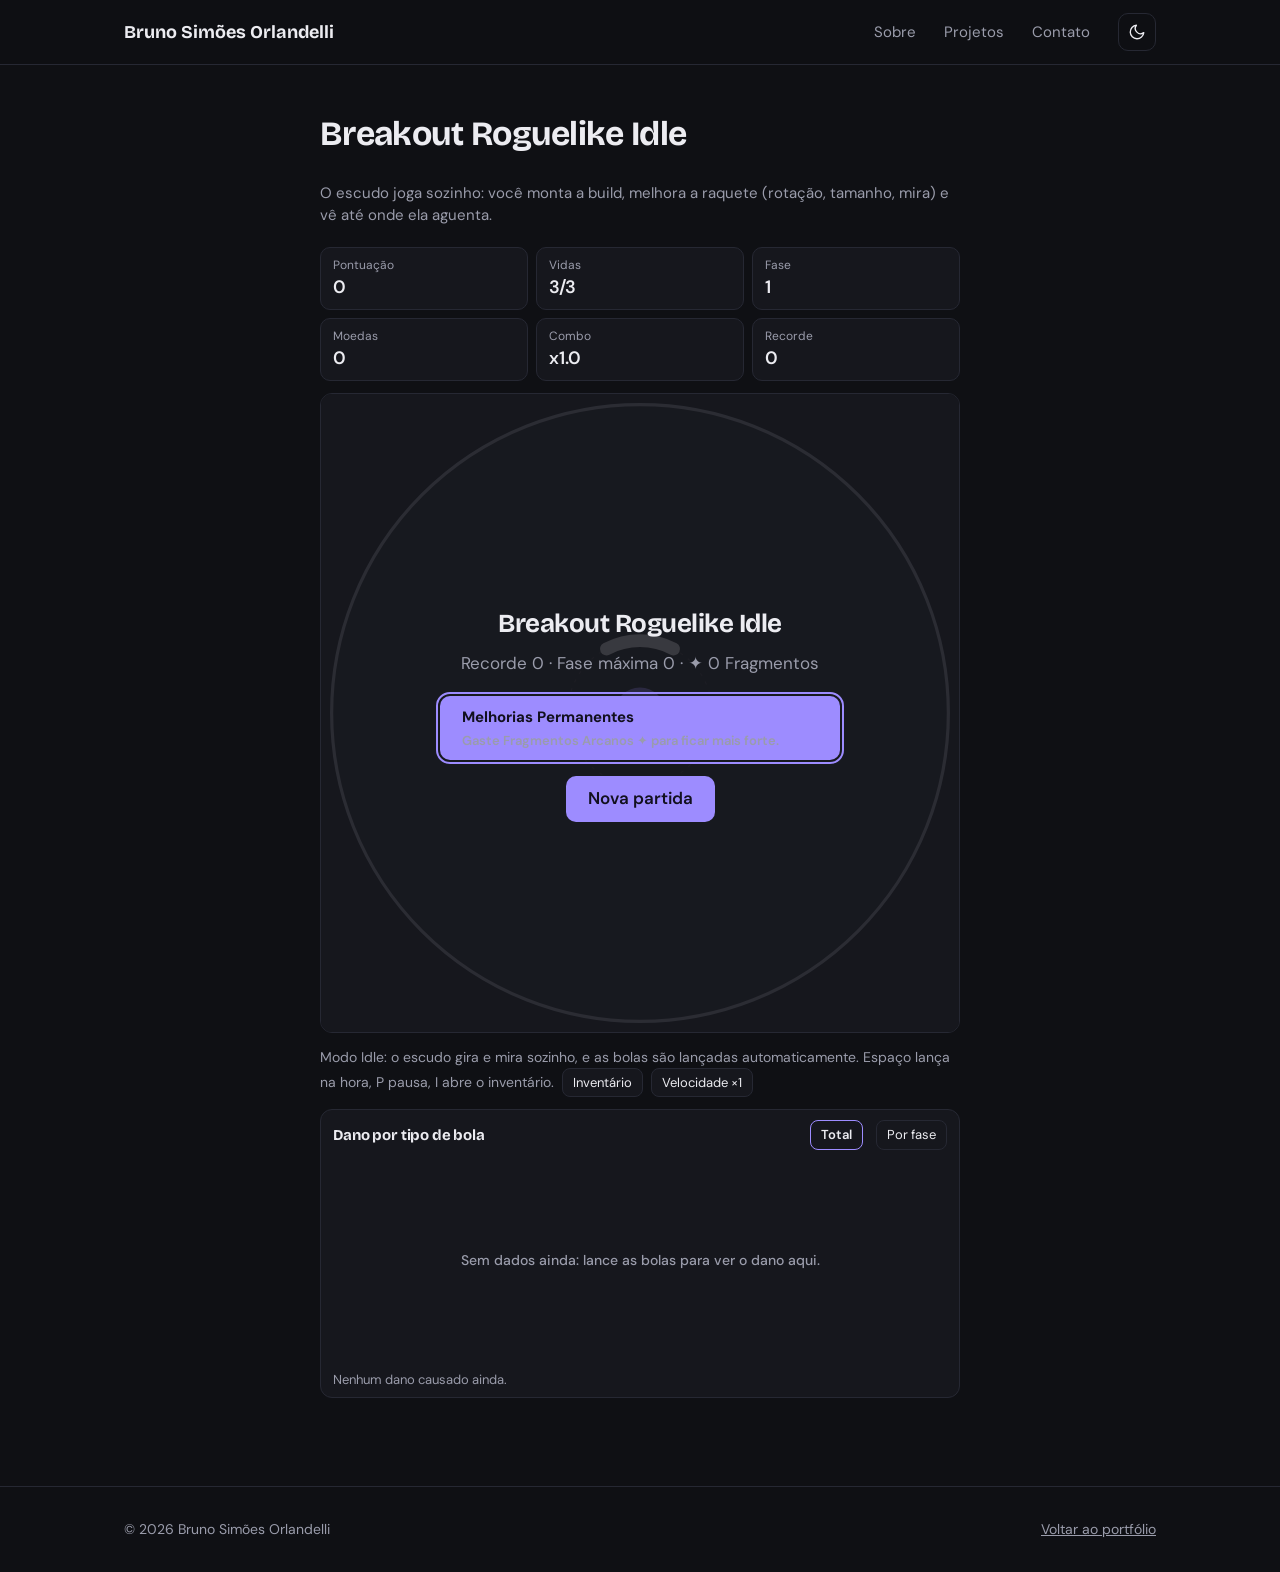
<file: projetos/breakout/index.html>
<!DOCTYPE html>
<html lang="pt-BR">
<head>
  <link href="https://fonts.googleapis.com/css2?family=Bricolage+Grotesque:opsz,wght@12..96,500;12..96,700&family=DM+Sans:wght@400;500&display=swap" rel="stylesheet">
<script src="../portfolio.js"></script>
<link rel="stylesheet" href="../portfolio.css">
<meta charset="utf-8">
<meta name="viewport" content="width=device-width, initial-scale=1">
<title>Breakout Roguelike | Bruno Simões Orlandelli</title>
<meta name="description" content="Breakout Roguelike em JavaScript puro: bolas especiais, artefatos, chefes, loja e prestígio em canvas.">
<style>
  :root{--accent-ink:var(--on-accent)}
h1,.overlay h2{font-family:var(--head);letter-spacing:-.02em}
  * { box-sizing: border-box; }
  body {
    margin: 0;
    min-height: 100vh;
    background: var(--bg);
    color: var(--text);
    font-family:var(--body);
    line-height: 1.5;
  }
  main { width: min(640px, 100% - 32px); margin: 0 auto; padding: 20px 0 40px; }
  .sub { margin: 0 0 20px; color: var(--muted); font-size: 15px; }
  dl.stats { display: grid; grid-template-columns: repeat(3, 1fr); gap: 8px; margin: 0 0 12px; }
  dl.stats div { background: var(--surface); border: 1px solid var(--line); border-radius: 10px; padding: 8px 12px; }
  dl.stats dt { font-size: 12px; color: var(--muted); }
  dl.stats dd { margin: 0; font-size: 18px; font-weight: 600; font-variant-numeric: tabular-nums; }
  .stage { position: relative; border: 1px solid var(--line); border-radius: 12px; overflow: hidden; background: var(--surface); }
  canvas { display: block; width: 100%; aspect-ratio: 1 / 1; touch-action: none; cursor: default; }
  .overlay {
    position: absolute; inset: 0; display: flex; flex-direction: column; align-items: center; justify-content: center;
    gap: 8px; padding: 20px; text-align: center; overflow-y: auto; justify-content: safe center;
    background: var(--surface);
    background: color-mix(in srgb, var(--surface) 84%, transparent);
  }
  .overlay[hidden] { display: none; }
  .overlay h2 { margin: 0; font-size: 26px; }
  .overlay p { margin: 0 0 12px; color: var(--muted); max-width: 32ch; }
  .overlay button {
    font: inherit; font-weight: 600; color: var(--accent-ink); background: var(--accent);
    border: 0; border-radius: 10px; padding: 10px 22px; cursor: pointer;
  }
  button:focus-visible, a:focus-visible { outline: 2px solid var(--accent); outline-offset: 2px; }
  .overlay p { max-width: 38ch; }
  .cards { display: grid; gap: 8px; width: 100%; max-width: 400px; margin-bottom: 8px; }
  .card { font: inherit; text-align: left; color: var(--text); background: var(--bg); border: 2px solid var(--line); border-left: 6px solid var(--rc, var(--line)); border-radius: 10px; padding: 8px 12px; cursor: pointer; display: grid; gap: 2px; }
  .card b { font-size: 15px; } .card small { color: var(--muted); } .card span { font-size: 13px; color: var(--muted); }
  .card:hover:not(:disabled) { border-color: var(--rc, var(--accent)); }
  .card:disabled { opacity: .45; cursor: not-allowed; } div.card { cursor: default; }
  .overlay:has(.cards:empty) .cards { display: none; }
  .tool { font: inherit; font-size: 13px; color: var(--text); background: var(--surface); border: 1px solid var(--line); border-radius: 8px; padding: 4px 10px; cursor: pointer; margin-left: 8px; }
  .hint { margin: 14px 0 0; color: var(--muted); font-size: 14px; }
  .chart { margin-top: 12px; background: var(--surface); border: 1px solid var(--line); border-radius: 12px; padding: 10px 12px 8px; }
  .chart-head { display: flex; align-items: center; justify-content: space-between; gap: 8px; flex-wrap: wrap; }
  .chart h2 { margin: 0; font-size: 15px; font-family: var(--head); letter-spacing: -.01em; }
  .chart .tool[aria-pressed="true"] { border-color: var(--accent); font-weight: 600; }
  .chart canvas { aspect-ratio: auto; height: 210px; cursor: default; touch-action: auto; margin-top: 6px; }
  .chart-sum { margin: 4px 0 0; font-size: 13px; color: var(--muted); font-variant-numeric: tabular-nums; }
  .sr-only { position: absolute; width: 1px; height: 1px; overflow: hidden; clip: rect(0 0 0 0); white-space: nowrap; }
  @media (max-width: 380px) { dl.stats dd { font-size: 17px; } dl.stats div { padding: 6px 8px; } }
</style>
</head>
<body>
  <header class="site-header"><div class="wrap">
  <a class="logo" href="../../">Bruno Simões Orlandelli</a>
  <nav aria-label="Principal">
    <a href="../../#sobre">Sobre</a><a href="../../#projetos">Projetos</a><a href="../../#contato">Contato</a>
    <button id="theme" type="button" aria-label="Alternar tema claro e escuro">
      <svg class="i-sun" viewBox="0 0 24 24" fill="none" stroke="currentColor" stroke-width="1.8" stroke-linecap="round"><circle cx="12" cy="12" r="4"/><path d="M12 2v2M12 20v2M4.9 4.9l1.4 1.4M17.7 17.7l1.4 1.4M2 12h2M20 12h2M4.9 19.1l1.4-1.4M17.7 6.3l1.4-1.4"/></svg>
      <svg class="i-moon" viewBox="0 0 24 24" fill="none" stroke="currentColor" stroke-width="1.8" stroke-linecap="round" stroke-linejoin="round"><path d="M21 12.8A9 9 0 1 1 11.2 3a7 7 0 0 0 9.8 9.8z"/></svg>
    </button>
  </nav>
</div></header>
<main>
  <h1>Breakout Roguelike Idle</h1>
  <p class="sub">O escudo joga sozinho: você monta a build, melhora a raquete (rotação, tamanho, mira) e vê até onde ela aguenta.</p>

  <dl class="stats">
    <div><dt>Pontuação</dt><dd id="score">0</dd></div>
    <div><dt>Vidas</dt><dd id="lives">3</dd></div>
    <div><dt>Fase</dt><dd id="level">1</dd></div>
    <div><dt>Moedas</dt><dd id="coins">0</dd></div>
    <div><dt>Combo</dt><dd id="combo">x1.0</dd></div>
    <div><dt>Recorde</dt><dd id="best">0</dd></div>
  </dl>

  <div class="stage">
    <canvas id="game" role="img" aria-label="Área do jogo Breakout Roguelike"></canvas>
    <div class="overlay" id="overlay">
      <h2 id="ov-title">Breakout</h2>
      <p id="ov-text"></p>
      <div class="cards" id="ov-body"></div>
      <button type="button" id="ov-btn">Jogar</button>
    </div>
  </div>

  <p class="hint">Modo Idle: o escudo gira e mira sozinho, e as bolas são lançadas automaticamente. Espaço lança na hora, P pausa, I abre o inventário.<button class="tool" id="inv" type="button">Inventário</button><button class="tool" id="speed" type="button" aria-label="Velocidade do jogo">Velocidade ×1</button></p>

  <section class="chart" aria-labelledby="dmg-title">
    <div class="chart-head">
      <h2 id="dmg-title">Dano por tipo de bola</h2>
      <div role="group" aria-label="Modo do gráfico">
        <button class="tool" type="button" data-view="total" aria-pressed="true">Total</button>
        <button class="tool" type="button" data-view="phase" aria-pressed="false">Por fase</button>
      </div>
    </div>
    <canvas id="dmg" role="img" aria-label="Gráfico de dano por tipo de bola"></canvas>
    <p class="chart-sum" id="dmg-sum"></p>
  </section>
  <p class="sr-only" id="status" aria-live="polite"></p>
  <noscript>Este jogo precisa de JavaScript para funcionar.</noscript>
</main>
<footer class="site-footer"><div class="wrap"><span>© 2026 Bruno Simões Orlandelli</span><a href="../../">Voltar ao portfólio</a></div></footer>
<script>
(() => {
  'use strict';

  /* ================= Constantes e utilitários ================= */
  const W = 600, H = 600, STEP = 1 / 240, BR = 6, TAU = Math.PI * 2;
  const CX = W / 2, CY = H / 2, RW = 290, CR = 24, PR = 62, RB = 270, SEG = 84; // parede externa, núcleo, órbita do escudo, borda externa dos blocos, largura-alvo dos blocos
  const PAD = { w: 60, h: 12 }; // largura base da raquete (px de arco); melhorada por itens e melhorias permanentes
  const BK = { h: 18, gap: 3 };
  const AI0 = { rot: 1.4, aim: .65, react: .38 }; // raquete automática sem upgrades: giro (rad/s), erro máx. de mira (rad), atraso de decisão (s)
  const HUES = [356, 22, 44, 150, 200, 262];
  const FONT = '"DM Sans", system-ui, sans-serif';
  // Fases 1-3 mantêm os layouts do jogo original ('#' bloco, dígito = resistência, '.' vazio)
  const LEVELS = [
    ['##########', '##########', '##########', '##########', '##########'],
    ['####..####', '###....###', '##########', '#.#.##.#.#', '##########', '...####...'],
    ['2222222222', '#.#.##.#.#', '2#2#22#2#2', '##########', '2.2.22.2.2']
  ];
  const $ = id => document.getElementById(id);
  const canvas = $('game'), ctx = canvas.getContext('2d');
  const el = { score: $('score'), lives: $('lives'), level: $('level'), coins: $('coins'), combo: $('combo'), best: $('best'),
    overlay: $('overlay'), title: $('ov-title'), text: $('ov-text'), body: $('ov-body'), btn: $('ov-btn'), status: $('status') };
  const reduceMotion = window.matchMedia('(prefers-reduced-motion: reduce)').matches;
  const clamp = (v, a, b) => Math.max(a, Math.min(b, v));
  const pick = a => a[Math.random() * a.length | 0];
  const dist = (a, b) => Math.hypot(a.cx - b.cx, a.cy - b.cy);
  const angDiff = (a, b) => ((a - b + Math.PI) % TAU + TAU) % TAU - Math.PI;
  const store = {
    get(k) { try { return localStorage.getItem(k); } catch { return null; } },
    set(k, v) { try { localStorage.setItem(k, v); } catch { /* sem armazenamento */ } },
    del(k) { try { localStorage.removeItem(k); } catch { /* idem */ } }
  };

  /* ================= Dados: bolas, itens, melhorias, chefes ================= */
  const RAR = [{ n: 'Comum', c: '#9aa0a6', b: 30 }, { n: 'Raro', c: '#4aa3ff', b: 60 }, { n: 'Épico', c: '#b36bff', b: 110 }, { n: 'Lendário', c: '#ffb020', b: 200 }];
  const BT = { // dmg e sp são multiplicadores
    basic: { dmg: 1, sp: 1, c: null }, fire: { dmg: .9, sp: 1, c: '#ff6a3d' }, elec: { dmg: .8, sp: 1.05, c: '#ffd23f' },
    toxic: { dmg: .8, sp: .95, c: '#9be564' }, ice: { dmg: .85, sp: .95, c: '#7dd3fc' }, sniper: { dmg: 2, sp: 1.3, c: '#f4f4f5' }
  };
  const ITEMS = {};
  const def = (id, t, r, max, n, d) => { ITEMS[id] = { id, t, r, max, n, d }; };
  const TYPE = { ball: 'Bola', up: 'Upgrade', pad: 'Raquete', art: 'Artefato' };
  def('fire', 'ball', 1, 5, 'Bola de Fogo', 'Incendeia blocos (dano contínuo). Derrete gelo: dano extra.');
  def('elec', 'ball', 1, 5, 'Bola Elétrica', 'Raios saltam para blocos próximos. Níveis pares: +1 alvo.');
  def('toxic', 'ball', 1, 5, 'Bola Tóxica', 'Acumula veneno (até 6) que corrói blocos.');
  def('ice', 'ball', 1, 5, 'Bola Congelante', 'Congela blocos: recebem +50% de dano.');
  def('sniper', 'ball', 2, 5, 'Bola Sniper', 'Rápida, dano ×2, atravessa blocos até tocar a raquete.');
  def('dmg', 'up', 0, 5, 'Afiar', '+35% de dano de todas as bolas.');
  def('wide', 'pad', 0, 5, 'Raquete Larga', '+12% de largura da raquete.');
  def('spin', 'pad', 0, 6, 'Servo Ágil', '+18% de velocidade de rotação da raquete.');
  def('focus', 'pad', 1, 5, 'Mira Precisa', 'A raquete erra menos a mira (−25%) e reage mais rápido (−18%).');
  def('orbit', 'pad', 2, 2, 'Escudos Orbitais', '+1 raquete, igualmente espaçada ao redor do núcleo.');
  def('slow', 'up', 0, 4, 'Lastro', '−6% de velocidade das bolas.');
  def('luck', 'up', 0, 5, 'Trevo', '+15% de moedas.');
  def('heart', 'up', 1, 4, 'Coração', '+1 vida máxima e cura 1.');
  def('crit', 'up', 1, 5, 'Olho Crítico', '+10% de chance de crítico (×2,5).');
  def('extra', 'up', 2, 2, 'Bola Extra', '+1 bola básica em jogo.');
  def('fuse', 'art', 0, 3, 'Pavio Curto', 'Blocos destruídos têm 8% de chance de explodir.');
  def('midas', 'art', 1, 3, 'Toque de Midas', '+1 moeda por bloco; ouro rende +3.');
  def('shield', 'art', 1, 3, 'Barreira Rúnica', '+1 salvamento da base por fase.');
  def('conduit', 'art', 1, 3, 'Cristal Condutor', 'Raios elétricos atingem +1 alvo.');
  def('ember', 'art', 1, 3, 'Brasas Eternas', 'Fogo dura mais e se espalha quando o bloco morre.');
  def('venom', 'art', 2, 3, 'Presa Venenosa', 'Veneno se espalha ao matar e acumula mais.');
  def('shatter', 'art', 2, 3, 'Geada Profunda', 'Blocos congelados sofrem mais dano (+50%/nível).');
  def('metro', 'art', 2, 3, 'Metrônomo', 'O combo vale mais pontos e moedas.');
  def('twin', 'art', 3, 2, 'Prisma Gêmeo', '12%/nível: rebater na raquete clona a bola.');
  def('berserk', 'art', 3, 3, 'Fúria do Aprendiz', '+2%/nível de dano por bloco destruído na fase.');

  const META = { // Fragmentos Arcanos: melhorias permanentes
    hp: { n: 'Coração Arcano', d: '+1 vida inicial', max: 3, cost: l => 8 + l * 8 },
    coin: { n: 'Bolso Fundo', d: '+25 moedas iniciais', max: 5, cost: l => 5 + l * 4 },
    pad: { n: 'Raquete Rúnica', d: '+5% de largura', max: 4, cost: l => 6 + l * 5 },
    dmg: { n: 'Lâmina Arcana', d: '+8% de dano', max: 5, cost: l => 8 + l * 6 },
    shop: { n: 'Barganha', d: '−5% nos preços da loja', max: 5, cost: l => 7 + l * 5 },
    frag: { n: 'Ressonância', d: '+15% de fragmentos', max: 4, cost: l => 10 + l * 8 },
    rot: { n: 'Servos Rúnicos', d: '+8% de velocidade de rotação da raquete', max: 5, cost: l => 6 + l * 5 },
    aim: { n: 'Olhar Aguçado', d: 'Mira e reflexos da raquete melhores (≈ −13% de erro por nível)', max: 4, cost: l => 8 + l * 6 },
    start: { n: 'Bolsa de Brasas', d: 'Começa com Bola de Fogo', max: 1, cost: () => 25 }
  };
  // Dificuldade: a vida dos inimigos cresce de forma EXPONENCIAL por fase (fase 1 = ×1).
  // Ajuste DIFF.grow para calibrar: 1.2 → ×2,1 na fase 5 · ×5,2 na 10 · ×32 na 20 · ×197 na 30.
  const DIFF = { grow: 1.2 };
  const hpMul = L => Math.pow(DIFF.grow, L - 1);
  const fxMul = L => Math.sqrt(hpMul(L));                 // dano fixo (DoT, explosões) acompanha só a raiz, para não ficar irrelevante
  const hpScale = (base, L = s.lv) => Math.max(1, Math.round(base * hpMul(L)));
  const fmt = n => n >= 1e6 ? (n / 1e6).toFixed(1) + 'M' : n >= 1e4 ? Math.round(n / 1e3) + 'k' : n >= 1e3 ? (n / 1e3).toFixed(1) + 'k' : String(n);
  const BOSS = [{ n: 'Sentinela', c: '#e5484d', m: 'spawn' }, { n: 'Prisma', c: '#a855f7', m: 'shoot' }, { n: 'Hidra', c: '#22a559', m: 'regen' }];
  const MODN = { fast: 'Veloz', armor: 'Blindada', drop: 'Descendente', rich: 'Rica' };

  /* ================= Persistência (localStorage) ================= */
  const Save = {
    d: { frag: 0, up: {}, best: 0, bestLv: 0, runs: 0 },
    load() {
      try { Object.assign(this.d, JSON.parse(store.get('brk:meta') || '{}')); } catch { /* dados inválidos */ }
      this.d.best = Math.max(this.d.best, Number(store.get('breakout:best')) || 0);
    },
    save() { store.set('brk:meta', JSON.stringify(this.d)); store.set('breakout:best', String(this.d.best)); },
    saveRun() { store.set('brk:run', JSON.stringify({ score: s.score, coins: s.coins, lives: s.lives, lv: s.lv, inv: s.inv, kills: s.kills, bosses: s.bosses })); },
    getRun() { try { return JSON.parse(store.get('brk:run')); } catch { return null; } }
  };
  const ml = id => Save.d.up[id] || 0;

  /* ================= Estado da partida ================= */
  const s = { mode: 'screen', res: 'ready', pa: -Math.PI / 2, inv: {}, balls: [], bricks: [], particles: [], fx: [], shots: [], mods: [], boss: null,
    aiT: 0, aiTarget: null, launchT: 2, dm: {}, dmLv: {}, hist: [], score: 0, coins: 0, lives: 3, maxLives: 3, lv: 1, combo: 0, kills: 0, bosses: 0, lk: 0, cleared: 0, total: 1, shield: 0, stun: 0, time: 0, dropT: 9, stock: [], rr: 0, ev: null };
  let theme = {}, acc = 0, last = 0, S = {};
  const I = id => s.inv[id] || 0;
  const hasMod = m => s.mods.includes(m);

  function calc() { // atributos derivados do inventário + melhorias permanentes
    S.dmg = (1 + .35 * I('dmg')) * (1 + .08 * ml('dmg'));
    S.pad = PAD.w * (1 + .12 * I('wide')) * (1 + .05 * ml('pad'));
    S.spd = Math.pow(.94, I('slow'));
    S.coin = 1 + .15 * I('luck');
    S.crit = .1 * I('crit');
    S.rot = AI0.rot * (1 + .18 * I('spin')) * (1 + .08 * ml('rot')); // rad/s
    S.prec = I('focus') + .5 * ml('aim');
    S.aim = AI0.aim * Math.pow(.75, S.prec);                           // erro máximo de mira (rad)
    S.react = AI0.react * Math.pow(.82, S.prec);                          // intervalo entre decisões da raquete (s)
    s.maxLives = 3 + ml('hp') + I('heart');
  }
  const padW = () => S.pad * (s.stun > 0 ? .6 : 1);
  const comboMul = () => 1 + s.combo * (.05 + .04 * I('metro'));
  function give(id) { s.inv[id] = I(id) + 1; if (id === 'heart') s.lives++; calc(); hud(); }
  const ownedBalls = () => Object.keys(BT).filter(k => k !== 'basic' && I(k)).length;

  function readTheme() {
    const cs = getComputedStyle(document.documentElement), g = n => cs.getPropertyValue(n).trim();
    theme = { surface: g('--surface'), text: g('--text'), muted: g('--muted'), accent: g('--accent'), light: document.documentElement.dataset.theme === 'light' };
  }
  document.addEventListener('themechange', readTheme);
  const brickColor = row => `hsl(${HUES[row % HUES.length]} ${theme.light ? 68 : 60}% ${theme.light ? 48 : 60}%)`;

  /* ================= Interface: HUD e telas ================= */
  function hud() {
    el.score.textContent = s.score; el.lives.textContent = s.lives + '/' + s.maxLives;
    el.level.textContent = s.lv + (s.lv % 5 === 0 ? ' ☠' : ''); el.coins.textContent = s.coins;
    el.combo.textContent = 'x' + comboMul().toFixed(1); el.best.textContent = Math.max(Save.d.best, s.score);
  }
  const say = m => { el.status.textContent = m; };
  function itemCard(it, fn, price) {
    const cur = I(it.id);
    return { cls: it.r, fn, html: `<b style="color:${RAR[it.r].c}">${it.n}</b><small>${RAR[it.r].n} · ${TYPE[it.t]} · Nv ${cur} → ${cur + 1}/${it.max}${price != null ? ' · 🪙 ' + price : ''}</small><span>${it.d}</span>` };
  }
  // Tela genérica: cartões clicáveis (ou informativos, sem fn) + botão principal
  function screen(title, text, cards, btn, mode = 'screen') {
    s.mode = mode;
    el.title.textContent = title; el.text.textContent = text; el.body.replaceChildren();
    for (const c of cards) {
      const n = document.createElement(c.fn ? 'button' : 'div');
      n.className = 'card'; n.innerHTML = c.html;
      if (c.cls != null) n.style.setProperty('--rc', RAR[c.cls] ? RAR[c.cls].c : c.cls);
      if (c.fn) { n.type = 'button'; n.disabled = !!c.off; n.onclick = c.fn; }
      el.body.append(n);
    }
    el.btn.hidden = !btn;
    if (btn) { el.btn.textContent = btn.l; el.btn.onclick = btn.fn; }
    el.overlay.hidden = false; el.overlay.scrollTop = 0;
    (el.body.querySelector('button:not(:disabled)') || el.btn).focus({ preventScroll: true });
    say(title + '. ' + text);
  }
  const hide = () => { el.overlay.hidden = true; };

  /* ---- Menu, meta-progressão e fim de partida ---- */
  function menu() {
    const run = Save.getRun(), c = [];
    if (run) c.push({ cls: '#4aa3ff', fn: continueRun, html: `<b>Continuar partida</b><span>Fase ${run.lv + 1} · ${run.score} pts · ${run.coins} moedas</span>` });
    c.push({ cls: '#b36bff', fn: metaScreen, html: '<b>Melhorias Permanentes</b><span>Gaste Fragmentos Arcanos ✦ para ficar mais forte.</span>' });
    screen('Breakout Roguelike Idle', `Recorde ${Save.d.best} · Fase máxima ${Save.d.bestLv} · ✦ ${Save.d.frag} Fragmentos`, c, { l: 'Nova partida', fn: newRun });
  }
  function metaScreen() {
    const c = Object.entries(META).map(([id, m]) => {
      const l = ml(id), mx = l >= m.max, cost = m.cost(l);
      return { cls: '#b36bff', off: mx || Save.d.frag < cost, html: `<b>${m.n}</b><small>Nv ${l}/${m.max}</small><span>${m.d} — ${mx ? 'MÁXIMO' : '✦ ' + cost}</span>`,
        fn() { Save.d.frag -= cost; Save.d.up[id] = l + 1; Save.save(); metaScreen(); } };
    });
    screen('Melhorias Permanentes', `Fragmentos Arcanos: ✦ ${Save.d.frag}`, c, { l: 'Voltar', fn: menu });
  }
  function runEnd() {
    const frags = Math.max(1, Math.floor(((s.lv - 1) * 2 + s.bosses * 6 + s.kills / 50) * (1 + .15 * ml('frag'))));
    const rec = s.score > Save.d.best;
    Save.d.best = Math.max(Save.d.best, s.score); Save.d.bestLv = Math.max(Save.d.bestLv, s.lv);
    Save.d.frag += frags; Save.d.runs++; Save.save(); store.del('brk:run'); hud();
    screen('Fim da jornada', `Fase ${s.lv} · ${s.score} pontos${rec ? ' · Novo recorde!' : ''} · +✦ ${frags} Fragmentos Arcanos`,
      [{ cls: '#b36bff', fn: metaScreen, html: '<b>Melhorias Permanentes</b><span>Invista seus fragmentos antes de recomeçar.</span>' }], { l: 'Nova partida', fn: newRun });
  }
  function invScreen() {
    const items = Object.values(ITEMS).filter(i => I(i.id)).sort((a, b) => b.r - a.r);
    const c = items.map(i => ({ cls: i.r, html: `<b style="color:${RAR[i.r].c}">${i.n}</b><small>${RAR[i.r].n} · ${TYPE[i.t]} · Nv ${I(i.id)}/${i.max}</small><span>${i.d}</span>` }));
    if (!c.length) c.push({ html: '<span>Nenhum item ainda. Conclua fases para ganhar recompensas.</span>' });
    screen('Inventário', `Dano ×${S.dmg.toFixed(2)} · Raquete ${Math.round(S.pad)}px ×${1 + I('orbit')} · Rotação ${Math.round(S.rot * 57.3)}°/s · Mira ±${Math.round(S.aim * 57.3)}° · Crítico ${Math.round(S.crit * 100)}% · Escudo ${s.shield}`, c, { l: 'Continuar', fn: togglePause }, 'paused');
  }

  /* ---- Recompensas, loja, eventos ---- */
  function offer(n, minR = 0, t) {
    const w = [60 - s.lv * 2, 28 + s.lv, 10 + s.lv, 2 + s.lv * .5].map(x => Math.max(1, x));
    let pool = Object.values(ITEMS).filter(i => I(i.id) < i.max && i.r >= minR && (!t || i.t === t) && !(i.t === 'ball' && !I(i.id) && ownedBalls() >= 4));
    const out = [];
    while (out.length < n && pool.length) {
      let r = Math.random() * pool.reduce((a, i) => a + w[i.r], 0), it = pool[0];
      for (const i of pool) { r -= w[i.r]; if (r <= 0) { it = i; break; } }
      out.push(it); pool = pool.filter(i => i !== it);
    }
    return out;
  }
  const price = it => Math.round(RAR[it.r].b * (1 + s.lv * .06) * (1 - .05 * ml('shop')));

  function rewardScreen(bonus) {
    const boss = s.lv % 5 === 0, opts = offer(3, boss ? 1 : 0);
    screen(boss ? 'Chefe derrotado!' : 'Escolha uma melhoria', `Fase ${s.lv} concluída: +${bonus} moedas`,
      opts.map(it => itemCard(it, () => { give(it.id); inter(); })), { l: 'Pular (+20 moedas)', fn: () => { s.coins += 20; hud(); inter(); } });
  }
  function inter() {
    Save.saveRun();
    if (s.stockLv !== s.lv) { s.stockLv = s.lv; s.rr = 0; s.stock = offer(4).map(it => ({ it })); } // gerado após a recompensa
    const c = [{ cls: '#ffb020', fn: () => shopScreen(), html: '<b>🛒 Loja</b><span>Compre itens, recupere vidas e re-sorteie.</span>' }];
    if (s.ev) c.push({ cls: '#b36bff', fn: evScreen, html: `<b>❓ ${s.ev.n}</b><span>Um encontro especial aguarda.</span>` });
    screen(`Fase ${s.lv} concluída`, `Moedas: ${s.coins} · Vidas: ${s.lives}/${s.maxLives}`, c, { l: `Ir para a fase ${s.lv + 1}`, fn: () => { s.lv++; startLevel(); } });
  }
  function shopScreen(msg = '') {
    const c = [];
    for (const e of s.stock) if (!e.sold) { const p = price(e.it); c.push({ ...itemCard(e.it, () => { s.coins -= p; e.sold = 1; give(e.it.id); shopScreen('Comprado: ' + e.it.n); }, p), off: s.coins < p }); }
    const hp = Math.round((40 + s.lv * 5) * (1 - .05 * ml('shop'))), rr = 12 + s.rr * 8;
    c.push({ cls: '#e5484d', off: s.lives >= s.maxLives || s.coins < hp, fn() { s.coins -= hp; s.lives++; hud(); shopScreen('+1 vida'); }, html: `<b>❤ Recuperar vida</b><small>🪙 ${hp}</small>` });
    c.push({ cls: '#9aa0a6', off: s.coins < rr, fn() { s.coins -= rr; s.rr++; s.stock = offer(4).map(it => ({ it })); shopScreen('Estoque renovado'); }, html: `<b>🔄 Re-sortear estoque</b><small>🪙 ${rr}</small>` });
    screen('Loja', `Moedas: ${s.coins}. ${msg}`, c, { l: 'Voltar', fn: inter });
  }
  const EVENTS = [
    { n: 'Altar de Sangue', d: 'Um altar oferece poder em troca de sangue.', o: () => [{ l: 'Sacrificar 1 vida → artefato raro ou melhor', off: s.lives < 2, fn() { s.lives--; const [it] = offer(1, 1, 'art'); if (it) give(it.id); done(it ? 'Você recebeu ' + it.n + '.' : 'O altar está vazio.'); } }] },
    { n: 'Fonte Sagrada', d: 'Água cristalina brilha à sua frente.', o: () => [{ l: 'Beber: +1 vida', off: s.lives >= s.maxLives, fn() { s.lives++; done('Você se sente renovado.'); } }, { l: 'Pegar moedas: +35', fn() { s.coins += 35; done('Moedas no bolso.'); } }] },
    { n: 'Apostador Sombrio', d: '"Dobro ou nada: 50% de chance."', o: () => [{ l: 'Apostar 40 moedas', off: s.coins < 40, fn() { if (Math.random() < .5) { s.coins += 40; done('Você ganhou! +40 moedas líquidas.'); } else { s.coins -= 40; done('Perdeu 40 moedas.'); } } }] },
    { n: 'Forja Antiga', d: 'Aprimora gratuitamente um item que você possui.', o: () => [{ l: 'Forjar um item aleatório', off: !Object.values(ITEMS).some(i => I(i.id) && I(i.id) < i.max), fn() { const it = pick(Object.values(ITEMS).filter(i => I(i.id) && I(i.id) < i.max)); give(it.id); done(it.n + ' subiu de nível!'); } }] },
    { n: 'Cofre Trancado', d: 'Abri-lo custa 50 moedas, mas guarda algo épico.', o: () => [{ l: 'Abrir (50 moedas)', off: s.coins < 50, fn() { s.coins -= 50; const [it] = offer(1, 2); if (it) give(it.id); done(it ? 'Dentro havia ' + it.n + '!' : 'Estava vazio.'); } }] }
  ];
  function evScreen() {
    const e = s.ev;
    screen(e.n, e.d, [...e.o().map(o => ({ cls: '#b36bff', off: o.off, fn: o.fn, html: `<b>${o.l}</b>` })), { cls: '#9aa0a6', fn: () => done('Você seguiu em frente.'), html: '<b>Ignorar</b>' }], null);
  }
  function done(msg) { s.ev = null; hud(); screen('Evento', msg, [], { l: 'Continuar', fn: inter }); }

  /* ================= Geração procedural de fases ================= */
  const PATS = [() => 1, (r, c) => (r + c) % 2 === 0, (r, c, R) => c >= R - 1 - r - 1, r => r % 2 === 0, (r, c) => c % 2 === 0,
    (r, c, R) => r === 0 || r === R - 1 || c === 0, (r, c, R, n) => n, (r, c) => c + r > 1 && c + r < 7];

  function startLevel() {
    const L = s.lv, boss = L % 5 === 0;
    s.dmLv = {}; chart.dirty = true;
    s.bricks = []; s.boss = null; s.mods = []; s.particles = []; s.fx = []; s.shots = []; s.ev = null;
    if (!boss && L >= 3) { const m = Object.keys(MODN).sort(() => Math.random() - .5); s.mods = m.slice(0, L >= 8 ? 2 : Math.random() < .5 ? 1 : 0); }
    let rows;
    if (L <= 3) rows = LEVELS[L - 1];
    else {
      const R = boss ? 3 : Math.min(7, 4 + (L / 2 | 0)), pat = pick(PATS), nz = Array.from({ length: R }, () => Array.from({ length: 5 }, () => Math.random() < .75));
      rows = [];
      for (let r = 0; r < R; r++) {
        let row = '';
        for (let c = 0; c < 10; c++) {
          const cm = Math.min(c, 9 - c);
          if (!pat(r, cm, R, nz[r][cm])) { row += '.'; continue; }
          const p = Math.random(), hp = 1 + Math.floor(Math.random() * Math.min(5, (L - 1) * .3 + 1) * (r < R / 2 ? 1.2 : .8)) + (hasMod('armor') ? 1 : 0);
          row += !boss && p < Math.min(.1, .01 + L * .005) ? 's' : p < .1 ? 'x' : p < .15 ? 'g' : String(Math.min(9, hp));
        }
        rows.push(row);
      }
    }
    if (!/[1-9xg]/.test(rows.join(''))) rows = ['##########', '##########'];
    const y0 = boss ? 56 : 0; // cada linha do layout vira um anel; a linha 0 é a mais distante do núcleo
    rows.forEach((row, r) => {
      const r1 = RB - y0 - r * (BK.h + BK.gap), n = segs(r1);
      for (let c = 0; c < n; c++) {
        const ch = row[Math.floor(c * row.length / n)];
        if (ch === '.') continue;
        const kind = 'sxg'.includes(ch) ? ch : 'n', tier = /\d/.test(ch) ? +ch : kind === 'x' || kind === 'g' ? 2 : 1;
        s.bricks.push(mkBrick(r1, -Math.PI / 2 + c * TAU / n, -Math.PI / 2 + (c + 1) * TAU / n, hpScale(tier), r, kind, undefined, tier));
      }
    });
    if (boss) {
      const B = BOSS[((L / 5 - 1) % 3) | 0], tier = 40 + L * 7, hp = Math.round(tier * hpMul(L));
      s.boss = { ...mkBrick(RB, -Math.PI / 2 - .22, -Math.PI / 2 + .22, hp, 0, 'b', 34, tier), value: 400 + L * 20, va: .28, mech: B.m, bn: B.n, col: B.c, t: 0 };
      s.bricks.push(s.boss);
    }
    s.total = Math.max(1, s.bricks.filter(k => k.kind !== 's').length); s.cleared = 0; s.lk = 0; s.combo = 0; s.stun = 0; s.dropT = 9;
    s.shield = I('shield');
    mkBalls(); s.mode = 'ready'; hide(); hud();
    s.launchT = 2.2; s.aiTarget = null;
    say(`Fase ${L}${boss ? ', chefe ' + s.boss.bn : ''}. Lançamento automático em instantes.`);
  }
  const segs = r1 => Math.max(10, Math.round(TAU * (r1 - BK.h / 2) / SEG));
  function place(k) { const rm = (k.r0 + k.r1) / 2, am = (k.a0 + k.a1) / 2; k.cx = CX + rm * Math.cos(am); k.cy = CY + rm * Math.sin(am); }
  function mkBrick(r1, a0, a1, hp, row, kind, th = BK.h, tier = hp) { // bloco = setor de anel (r0..r1, a0..a1)
    const g = BK.gap / 2 / (r1 - th / 2);
    const k = { r0: r1 - th, r1, a0: a0 + g, a1: a1 - g, hp, maxHp: hp, tier, row, kind, value: Math.round(Math.max(10, 40 - row * 5) * tier * (1 + .25 * (s.lv - 1))), burn: 0, pois: 0, poisT: 0, frz: 0, tk: .5, hit: 0, fl: 0, dead: false };
    place(k); return k;
  }
  function spawnRow(n, hp) { // chefes: reforços no primeiro anel livre abaixo do chefe
    const r1 = RB - 56, m = segs(r1);
    for (let i = 0; i < n && s.bricks.length < 160; i++) {
      const c = Math.random() * m | 0, a0 = -Math.PI / 2 + c * TAU / m, ac = a0 + Math.PI / m;
      if (s.bricks.some(k => Math.abs(k.r1 - r1) < 1 && Math.abs(Math.sin(((k.a0 + k.a1) / 2 - ac) / 2)) < .02)) continue;
      s.bricks.push(mkBrick(r1, a0, a0 + TAU / m, hpScale(hp), 1, 'n', undefined, hp)); s.total++;
    }
  }

  /* ================= Bolas ================= */
  function mkBalls() {
    const t = ['basic', ...Object.keys(BT).filter(k => k !== 'basic' && I(k)), ...Array(I('extra')).fill('basic')].slice(0, 6);
    s.balls = t.map((type, i) => ({ type, lv: Math.max(1, I(type)), x: CX, y: CY, vx: 0, vy: 0, trail: [], pierce: 0, ign: null, off: (i - (t.length - 1) / 2) * 15 }));
  }
  const pmax = b => b.type === 'sniper' ? b.lv : 0;
  const spd = b => Math.min(640, 300 + s.lv * 10 + Math.min(1, s.cleared / s.total) * 70) * S.spd * BT[b.type].sp * (hasMod('fast') ? 1.15 : 1);
  function applySpeed() { for (const b of s.balls) { const m = Math.hypot(b.vx, b.vy); if (m > 0) { b.vx *= spd(b) / m; b.vy *= spd(b) / m; } } }
  function launch() { // as bolas saem radialmente, para fora do escudo
    const n = s.balls.length;
    s.balls.forEach((b, i) => {
      const a = Math.atan2(b.y - CY, b.x - CX) + Math.random() * .4 - .2 + (i - (n - 1) / 2) * .12;
      b.vx = spd(b) * Math.cos(a); b.vy = spd(b) * Math.sin(a); b.pierce = pmax(b);
    });
    acc = 0; s.mode = 'playing'; say('');
  }

  /* ================= Combate: dano, efeitos de bola, destruição ================= */
  function dmgBrick(k, d, src = 'basic') { // src: origem do dano, para o gráfico (id de bola ou 'boom')
    if (k.dead || k.kind === 's') return;
    track(src, Math.min(d, Math.max(0, k.hp))); // conta só o dano efetivo (sem excesso)
    k.hp -= d; k.hit = s.time; k.fl = .1;
    if (k.hp <= .01) destroy(k);
  }
  function near(k, r) { return s.bricks.filter(o => o !== k && !o.dead && o.kind !== 's' && dist(o, k) < r); }
  function aoe(k, r, d) { near(k, r).forEach(o => dmgBrick(o, d, 'boom')); }

  function hit(b, k) { // aplica o efeito da bola; todos os efeitos são aditivos e usam dmgBrick (sem reentrância de efeitos de bola)
    if (k.kind === 's') return;
    s.combo++;
    const ty = b.type, L = b.lv;
    let d = S.dmg * BT[ty].dmg * (1 + .02 * I('berserk') * Math.min(40, s.lk));
    if (Math.random() < S.crit) d *= 2.5;
    if (k.frz > 0) { d *= 1.5 + .5 * I('shatter'); if (ty === 'fire') { d += (1 + L) * fxMul(s.lv); k.frz = 0; } }
    if (ty === 'fire') k.burn = 2 + .5 * L + 1.5 * I('ember');
    else if (ty === 'toxic') { k.pois = Math.min(6, k.pois + 1 + (L > 2 ? 1 : 0)); k.poisT = 4; }
    else if (ty === 'ice') k.frz = (k.boss ? .8 : 1.4) + .3 * L;
    else if (ty === 'elec') {
      near(k, 130).sort((a, c) => dist(a, k) - dist(c, k)).slice(0, 2 + I('conduit') + (L >> 1)).forEach(o => {
        s.fx.push({ x1: k.cx, y1: k.cy, x2: o.cx, y2: o.cy, life: .15 });
        dmgBrick(o, d * .55 * (o.frz > 0 ? 1.5 : 1), ty);
      });
    }
    dmgBrick(k, d, ty);
    hud();
  }
  function destroy(k) {
    if (k.dead) return;
    k.dead = true;
    const i = s.bricks.indexOf(k); if (i >= 0) s.bricks.splice(i, 1);
    s.cleared++; s.kills++; s.lk++;
    const m = comboMul();
    s.score += Math.round(k.value * m);
    const base = (1 + (k.kind === 'g' ? 4 : 0) + Math.floor(k.tier / 3) + I('midas') * (k.kind === 'g' ? 3 : 1)) * (hasMod('rich') ? 2 : 1);
    s.coins += Math.max(1, Math.round(base * S.coin * (1 + .03 * s.combo * I('metro'))));
    burst(k);
    if (k.kind === 'x') aoe(k, 80, (2 + s.lv * .3) * fxMul(s.lv));
    if (Math.random() < .08 * I('fuse')) aoe(k, 60, 2 * fxMul(s.lv));
    if (k.burn > 0 && I('ember')) near(k, 80).forEach(o => { o.burn = Math.max(o.burn, 2); });
    if (k.pois > 0 && I('venom')) near(k, 90).forEach(o => { o.pois = Math.min(6, o.pois + 1 + I('venom')); o.poisT = 4; });
    if (k.boss) { // chefe derrotado: limpa reforços
      s.bosses++; s.boss = null;
      s.bricks.forEach(o => { o.dead = true; s.score += o.kind === 's' ? 0 : o.value; }); s.bricks = [];
    }
    applySpeed(); hud();
  }
  function stepStatus(dt) {
    for (const k of [...s.bricks]) {
      if (k.dead) continue;
      if (k.fl > 0) k.fl -= dt;
      if (k.frz > 0) k.frz -= dt;
      if (k.poisT > 0 && (k.poisT -= dt) <= 0) k.pois = 0;
      if (k.burn > 0) k.burn -= dt;
      if (k.burn > 0 || k.pois > 0) {
        k.tk -= dt;
        if (k.tk <= 0) { k.tk += .5; if (k.burn > 0) dmgBrick(k, .4 * S.dmg * fxMul(s.lv), 'fire'); if (k.pois > 0) dmgBrick(k, .25 * k.pois * S.dmg * fxMul(s.lv), 'toxic'); }
      }
    }
  }

  /* ================= Chefes, modificadores e projéteis ================= */
  function stepWorld(dt) {
    s.time += dt;
    if (s.stun > 0) s.stun -= dt;
    stepStatus(dt);
    const B = s.boss;
    if (B && !B.dead) {
      const f = (B.frz > 0 ? .3 : 1) * (B.hp < B.maxHp * .35 ? 1.5 : 1);
      B.a0 += B.va * dt * f; B.a1 += B.va * dt * f; place(B); B.t += dt * f; // o chefe orbita a arena
      if (B.mech === 'spawn' && B.t > 7) { B.t = 0; spawnRow(5, 1 + (s.lv / 6 | 0)); }
      else if (B.mech === 'shoot' && B.t > 2.2) { B.t = 0; { const dx = CX - B.cx, dy = CY - B.cy, m = Math.hypot(dx, dy) || 1; s.shots.push({ x: B.cx, y: B.cy, vx: dx / m * 190, vy: dy / m * 190 }); } }
      else if (B.mech === 'regen') {
        if (s.time - B.hit > 4) B.hp = Math.min(B.maxHp, B.hp + 3 * f * dt * fxMul(s.lv));
        if (B.t > 9) { B.t = 0; spawnRow(3, 2 + (s.lv / 6 | 0)); }
      }
    }
    for (let i = s.shots.length - 1; i >= 0; i--) {
      const p = s.shots[i]; p.x += p.vx * dt; p.y += p.vy * dt;
      const d = Math.hypot(p.x - CX, p.y - CY);
      if (d <= PR + PAD.h + 4 && d >= PR - 4 && Math.abs(padOff(Math.atan2(p.y - CY, p.x - CX))) < padW() / 2 / PR + .05) { s.stun = 3; s.combo = 0; s.shots.splice(i, 1); hud(); say('Escudo atordoado!'); }
      else if (d < CR) s.shots.splice(i, 1);
    }
    if (hasMod('drop') && (s.dropT -= dt) <= 0) { // modificador Descendente: blocos avançam em direção ao núcleo
      s.dropT = 9;
      s.bricks.forEach(k => { if (k.frz <= 0) { k.r0 -= 6; k.r1 -= 6; place(k); } });
      if (s.bricks.some(k => k.r0 < PR + PAD.h + 30)) {
        const sh = Math.min(40, RB - Math.max(...s.bricks.map(k => k.r1)));
        if (sh > 0) s.bricks.forEach(k => { k.r0 += sh; k.r1 += sh; place(k); });
        loseLife();
      }
    }
    for (let i = s.fx.length - 1; i >= 0; i--) if ((s.fx[i].life -= dt) <= 0) s.fx.splice(i, 1);
  }

  /* ================= Física ================= */
  function moveBall(b, dt) {
    b.x += b.vx * dt; b.y += b.vy * dt;
    let dx = b.x - CX, dy = b.y - CY, d = Math.hypot(dx, dy) || 1;
    if (d + BR > RW) { // parede circular externa
      const nx = -dx / d, ny = -dy / d, vn = b.vx * nx + b.vy * ny;
      if (vn < 0) { b.vx -= 2 * vn * nx; b.vy -= 2 * vn * ny; }
      b.x = CX + dx * (RW - BR) / d; b.y = CY + dy * (RW - BR) / d; dx = b.x - CX; dy = b.y - CY; d = RW - BR;
    }
    const th = Math.atan2(dy, dx), half = padW() / 2 / PR, off = padOff(th);
    if (b.vx * dx + b.vy * dy < 0 && d - BR <= PR + PAD.h && d + BR >= PR && Math.abs(off) <= half + BR / PR) { // escudo em arco
      const a = th + clamp(off / half, -1, 1) * (Math.PI / 3), sp = spd(b), rr = PR + PAD.h + BR;
      b.vx = sp * Math.cos(a); b.vy = sp * Math.sin(a); b.x = CX + Math.cos(th) * rr; b.y = CY + Math.sin(th) * rr;
      b.pierce = pmax(b); b.ign = null; b.ae = Math.random() * 2 - 1; s.combo = 0; hud();
      if (s.balls.length < 8 && Math.random() < .12 * I('twin')) { const a2 = 2 * th - a; s.balls.push({ ...b, ae: Math.random() * 2 - 1, trail: [], vx: sp * Math.cos(a2), vy: sp * Math.sin(a2), off: 0 }); }
    }
    for (const k of s.bricks) { // colisão círculo × setor de anel
      const rx = b.x - CX, ry = b.y - CY, rd = Math.hypot(rx, ry), ang = Math.atan2(ry, rx);
      let px, py;
      if ((((ang - k.a0) % TAU) + TAU) % TAU <= k.a1 - k.a0) { const q = clamp(rd, k.r0, k.r1); px = CX + Math.cos(ang) * q; py = CY + Math.sin(ang) * q; }
      else {
        let best = Infinity;
        for (const ae of [k.a0, k.a1]) {
          const ux = Math.cos(ae), uy = Math.sin(ae), t = clamp(rx * ux + ry * uy, k.r0, k.r1), qx = CX + ux * t, qy = CY + uy * t, e = (b.x - qx) ** 2 + (b.y - qy) ** 2;
          if (e < best) { best = e; px = qx; py = qy; }
        }
      }
      const ex = b.x - px, ey = b.y - py, over = ex * ex + ey * ey <= BR * BR;
      if (k === b.ign) { if (!over) b.ign = null; continue; }
      if (!over) continue;
      if (b.pierce > 0 && k.kind !== 's') { b.pierce--; b.ign = k; } // Sniper atravessa
      else {
        const m = Math.hypot(ex, ey), nx = m > 1e-6 ? ex / m : rx / (rd || 1), ny = m > 1e-6 ? ey / m : ry / (rd || 1), vn = b.vx * nx + b.vy * ny;
        if (vn < 0) { b.vx -= 2 * vn * nx; b.vy -= 2 * vn * ny; }
        b.x = px + nx * BR; b.y = py + ny * BR;
      }
      hit(b, k);
      break; // um bloco por passo evita inverter a direção duas vezes
    }
    dx = b.x - CX; dy = b.y - CY; d = Math.hypot(dx, dy) || 1;
    if (d - BR <= CR) { // a bola atingiu o núcleo
      if (s.shield > 0) { s.shield--; const sp = spd(b); b.vx = dx / d * sp; b.vy = dy / d * sp; b.x = CX + dx / d * (CR + BR + 1); b.y = CY + dy / d * (CR + BR + 1); s.fx.push({ ring: true, life: .25 }); }
      else b.dead = true;
    }
  }
  /* ---- Raquete automática (idle) ---- */
  function padOff(th) { // deslocamento angular (com sinal) até a raquete mais próxima
    let best = Infinity; const n = 1 + I('orbit');
    for (let i = 0; i < n; i++) { const o = angDiff(th, s.pa + i * TAU / n); if (Math.abs(o) < Math.abs(best)) best = o; }
    return best;
  }
  function aiTarget() { // prevê onde cada bola em retorno cruza a órbita do escudo e escolhe a mais urgente
    const R = PR + PAD.h + BR; let best = null, bs = Infinity, near = null, nd = Infinity;
    for (const b of s.balls) {
      if (b.dead) continue;
      if (b.ae === undefined) b.ae = Math.random() * 2 - 1; // erro de mira fixo por bola (sem tremor)
      const px = b.x - CX, py = b.y - CY, v2 = b.vx * b.vx + b.vy * b.vy, d = Math.hypot(px, py);
      if (d < nd) { nd = d; near = b; }
      const B = px * b.vx + py * b.vy, C = d * d - R * R;
      if (B >= 0 || v2 < 1 || C <= 0) continue;               // só bolas voltando e ainda fora da órbita
      const disc = B * B - v2 * C; if (disc < 0) continue;     // trajetória não cruza o escudo
      const tt = (-B - Math.sqrt(disc)) / v2; if (tt < 0) continue;
      const ang = Math.atan2(py + b.vy * tt, px + b.vx * tt) + b.ae * S.aim;
      const slack = tt - Math.abs(padOff(ang)) / S.rot;        // folga = tempo até o impacto − tempo para girar até lá
      if (slack < bs) { bs = slack; best = ang; }
    }
    return best !== null ? best : near ? Math.atan2(near.y - CY, near.x - CX) : null;
  }
  function autoPaddle(dt) {
    if ((s.aiT -= dt) <= 0) { s.aiT = S.react; const a = aiTarget(); if (a !== null) s.aiTarget = a; }
    if (s.aiTarget === null) return;
    s.pa += clamp(padOff(s.aiTarget), -S.rot * dt, S.rot * dt);
  }
  function step(dt) {
    autoPaddle(dt);
    for (const b of s.balls) moveBall(b, dt);
    if (s.balls.some(b => b.dead)) {
      s.balls = s.balls.filter(b => !b.dead);
      if (!s.balls.length && s.mode === 'playing') loseLife();
    }
  }
  function loseLife() {
    s.lives--; s.combo = 0; s.stun = 0; s.shots = []; hud();
    if (s.lives <= 0) { runEnd(); return; }
    s.mode = 'ready'; s.launchT = 1.6; s.aiTarget = null; mkBalls(); say('Você perdeu uma vida. Restam ' + s.lives + '.');
  }
  function clearLevel() {
    s.mode = 'screen'; s.shots = []; s.hist.push({ lv: s.lv, d: s.dmLv });
    const bonus = 15 + s.lv * 4;
    s.coins += bonus; s.score += 150 * s.lv;
    Save.d.best = Math.max(Save.d.best, s.score); Save.d.bestLv = Math.max(Save.d.bestLv, s.lv); Save.save();
    s.ev = (s.lv % 5 === 0 || Math.random() < .4) ? pick(EVENTS) : null;
    hud();
    if (s.lv % 2 === 1 || s.lv % 5 === 0) rewardScreen(bonus); else inter();
  }

  /* ================= Fluxo ================= */
  function newRun(run) {
    Object.assign(s, { inv: {}, dm: {}, dmLv: {}, hist: [], score: 0, coins: 25 * ml('coin'), lv: 1, kills: 0, bosses: 0, pa: -Math.PI / 2 });
    if (ml('start')) s.inv.fire = 1;
    if (run && run.lv) Object.assign(s, run, { lv: run.lv + 1 });
    calc();
    if (!(run && run.lv)) s.lives = s.maxLives;
    store.del('brk:run');
    startLevel();
  }
  const continueRun = () => newRun(Save.getRun());
  function togglePause() {
    if (s.mode === 'playing' || s.mode === 'ready') { s.res = s.mode; invScreen(); }
    else if (s.mode === 'paused') { hide(); s.mode = s.res; acc = 0; }
  }
  function primaryAction() {
    if (s.mode === 'ready') launch();
    else if (s.mode === 'paused') togglePause();
    else if (s.mode === 'screen' && !el.btn.hidden) el.btn.click();
  }

  /* ================= Desenho ================= */
  function burst(k) {
    if (reduceMotion) return;
    for (let i = 0; i < 8; i++) {
      const a = Math.random() * Math.PI * 2, v = 60 + Math.random() * 120, life = .5 + Math.random() * .3;
      s.particles.push({ x: k.cx, y: k.cy, vx: Math.cos(a) * v, vy: Math.sin(a) * v - 40, life, max: life, size: 3, color: brickColor(k.row) });
    }
  }
  function stepParticles(dt) {
    for (let i = s.particles.length - 1; i >= 0; i--) {
      const p = s.particles[i];
      if ((p.life -= dt) <= 0) { s.particles.splice(i, 1); continue; }
      p.vy += 600 * dt; p.x += p.vx * dt; p.y += p.vy * dt;
    }
  }
  const sect = (k, i = 0) => { // caminho de um setor de anel, com recuo opcional
    const e = i / ((k.r0 + k.r1) / 2);
    ctx.beginPath(); ctx.arc(CX, CY, k.r1 - i, k.a0 + e, k.a1 - e); ctx.arc(CX, CY, k.r0 + i, k.a1 - e, k.a0 + e, true); ctx.closePath();
  };
  function drawBrick(k) {
    ctx.fillStyle = k.kind === 's' ? '#6b7280' : k.kind === 'x' ? '#ff8a3d' : k.kind === 'g' ? '#facc15' : k.kind === 'b' ? k.col : brickColor(k.row);
    sect(k); ctx.fill();
    if (k.frz > 0) { ctx.fillStyle = 'rgba(125,211,252,.6)'; sect(k); ctx.fill(); }
    if (k.fl > 0) { ctx.fillStyle = 'rgba(255,255,255,.55)'; sect(k); ctx.fill(); }
    if (k.burn > 0 || k.pois > 0) { ctx.lineWidth = 2; ctx.strokeStyle = k.burn > 0 ? '#ff4d1a' : '#7ddc3a'; sect(k, 1); ctx.stroke(); }
    else if (k.kind === 'n' && k.maxHp > 1 && k.hp === k.maxHp && k.maxHp < 3) {
      ctx.lineWidth = 2; ctx.strokeStyle = theme.light ? 'rgba(0,0,0,.55)' : 'rgba(255,255,255,.75)'; sect(k, 3); ctx.stroke();
    }
    ctx.textAlign = 'center'; ctx.fillStyle = k.kind === 'g' || k.kind === 'x' ? '#2b2100' : '#fff'; ctx.font = `700 11px ${FONT}`;
    const t = k.kind === 'b' ? k.bn : k.kind === 's' ? '' : (k.kind === 'x' ? '✸' : k.kind === 'g' ? '$' : '') + (k.hp > 1 || k.maxHp > 2 ? fmt(Math.ceil(k.hp)) : '');
    if (t) ctx.fillText(t, k.cx, k.cy + 4);
  }
  function render() {
    ctx.clearRect(0, 0, W, H); ctx.fillStyle = theme.surface; ctx.fillRect(0, 0, W, H);
    ctx.fillStyle = theme.light ? 'rgba(0,0,0,.035)' : 'rgba(255,255,255,.05)'; ctx.beginPath(); ctx.arc(CX, CY, RW, 0, TAU); ctx.fill();
    ctx.lineWidth = 3; ctx.strokeStyle = theme.muted; ctx.stroke(); // parede externa
    ctx.globalAlpha = .25; ctx.lineWidth = 1; ctx.setLineDash([3, 6]); ctx.beginPath(); ctx.arc(CX, CY, PR + PAD.h / 2, 0, TAU); ctx.stroke(); ctx.setLineDash([]); ctx.globalAlpha = 1; // órbita do escudo
    s.bricks.forEach(drawBrick);
    if (s.boss && !s.boss.dead) { // barra de vida do chefe (canto superior esquerdo)
      ctx.fillStyle = 'rgba(128,128,128,.3)'; ctx.fillRect(12, 14, 160, 6);
      ctx.fillStyle = s.boss.col; ctx.fillRect(12, 14, 160 * Math.max(0, s.boss.hp / s.boss.maxHp), 6);
    }
    for (const p of s.particles) { ctx.globalAlpha = Math.max(0, p.life / p.max); ctx.fillStyle = p.color; ctx.fillRect(p.x - p.size / 2, p.y - p.size / 2, p.size, p.size); }
    ctx.globalAlpha = 1;
    ctx.strokeStyle = '#ffd23f'; ctx.lineWidth = 2;
    for (const f of s.fx) {
      ctx.globalAlpha = Math.min(1, f.life * 8); ctx.beginPath();
      if (f.ring) ctx.arc(CX, CY, CR + 6, 0, TAU); else { ctx.moveTo(f.x1, f.y1); ctx.lineTo(f.x2, f.y2); }
      ctx.stroke();
    }
    ctx.globalAlpha = 1; ctx.fillStyle = '#e5484d';
    for (const p of s.shots) { ctx.beginPath(); ctx.arc(p.x, p.y, 5, 0, 7); ctx.fill(); }
    ctx.strokeStyle = '#7dd3fc'; ctx.lineWidth = 2;
    for (let i = 0; i < s.shield; i++) { ctx.beginPath(); ctx.arc(CX, CY, CR + 5 + i * 4, 0, TAU); ctx.stroke(); }
    ctx.fillStyle = theme.accent; ctx.beginPath(); ctx.arc(CX, CY, CR, 0, TAU); ctx.fill(); // núcleo
    ctx.textAlign = 'center'; ctx.fillStyle = theme.surface; ctx.font = `700 16px ${FONT}`; ctx.fillText(s.lives, CX, CY + 6);
    const half = padW() / 2 / PR, np = 1 + I('orbit'); // escudos em arco
    ctx.lineWidth = PAD.h; ctx.lineCap = 'round'; ctx.strokeStyle = s.stun > 0 ? '#e5484d' : theme.text;
    for (let i = 0; i < np; i++) { const a = s.pa + i * TAU / np; ctx.beginPath(); ctx.arc(CX, CY, PR + PAD.h / 2, a - half, a + half); ctx.stroke(); }
    ctx.lineCap = 'butt';
    for (const b of s.balls) {
      ctx.fillStyle = BT[b.type].c || theme.accent;
      const n = b.trail.length;
      for (let i = 0; i < n; i++) { const t = (i + 1) / n; ctx.globalAlpha = t * .3; ctx.beginPath(); ctx.arc(b.trail[i].x, b.trail[i].y, BR * (.4 + .6 * t), 0, 7); ctx.fill(); }
      ctx.globalAlpha = 1; ctx.beginPath(); ctx.arc(b.x, b.y, BR, 0, 7); ctx.fill();
    }
    if (s.mode === 'ready') {
      const y0 = CY + 100, h = s.mods.length ? 104 : 82;
      ctx.fillStyle = theme.surface; ctx.globalAlpha = .92; ctx.fillRect(CX - 175, y0, 350, h); ctx.globalAlpha = 1;
      ctx.textAlign = 'center'; ctx.fillStyle = theme.text; ctx.font = `600 22px ${FONT}`;
      ctx.fillText('Fase ' + s.lv + (s.boss ? ' · ' + s.boss.bn : ''), CX, y0 + 30);
      ctx.fillStyle = theme.muted; ctx.font = `500 14px ${FONT}`;
      if (s.mods.length) ctx.fillText('Modificadores: ' + s.mods.map(m => MODN[m]).join(', '), CX, y0 + 54);
      ctx.fillText(`Lançamento automático em ${Math.max(0, s.launchT).toFixed(1)}s · Espaço: agora`, CX, y0 + (s.mods.length ? 78 : 56));
    }
  }

  /* ================= Gráfico de dano por tipo de bola (ao vivo) ================= */
  const DK = [ // ordem fixa, para as barras não pularem durante a partida
    { id: 'basic', n: 'Básica' }, { id: 'fire', n: 'Fogo' }, { id: 'elec', n: 'Elétrica' }, { id: 'toxic', n: 'Tóxica' },
    { id: 'ice', n: 'Gelo' }, { id: 'sniper', n: 'Sniper' }, { id: 'boom', n: 'Explosões' }
  ];
  const dkColor = id => id === 'basic' ? theme.accent : id === 'sniper' ? (theme.light ? '#52525b' : '#f4f4f5') : id === 'boom' ? '#f472b6' : BT[id].c;
  const dkTot = d => DK.reduce((a, k) => a + (d[k.id] || 0), 0);
  const chart = { cv: $('dmg'), g: $('dmg').getContext('2d'), view: 'total', dirty: true, t: 0, w: 0, h: 0, txt: '' };
  function track(src, a) { if (a > 0) { s.dm[src] = (s.dm[src] || 0) + a; s.dmLv[src] = (s.dmLv[src] || 0) + a; chart.dirty = true; } }
  function fitChart() {
    const r = chart.cv.getBoundingClientRect(), dpr = Math.min(window.devicePixelRatio || 1, 2);
    chart.w = r.width; chart.h = r.height;
    chart.cv.width = Math.max(1, Math.round(r.width * dpr)); chart.cv.height = Math.max(1, Math.round(r.height * dpr));
    chart.g.setTransform(dpr, 0, 0, dpr, 0, 0); chart.dirty = true;
  }
  function drawChart() {
    chart.dirty = false; chart.t = performance.now();
    const g = chart.g, w = chart.w, h = chart.h; if (!w || !h) return;
    const rr = (x, y, bw, bh) => { g.beginPath(); if (g.roundRect) g.roundRect(x, y, bw, bh, 3); else g.rect(x, y, bw, bh); g.fill(); };
    const faint = theme.light ? 'rgba(0,0,0,.07)' : 'rgba(255,255,255,.08)';
    const ks = DK.filter(k => k.id === 'basic' || I(k.id) || s.dm[k.id] > 0), total = dkTot(s.dm);
    g.clearRect(0, 0, w, h); g.textBaseline = 'middle';
    if (total <= 0) {
      g.fillStyle = theme.muted; g.font = `500 14px ${FONT}`; g.textAlign = 'center';
      g.fillText('Sem dados ainda: lance as bolas para ver o dano aqui.', w / 2, h / 2);
    } else if (chart.view === 'total') { // barras horizontais: dano acumulado na partida
      const rowH = Math.min(30, (h - 16) / ks.length), bx = 84, bw = Math.max(10, w - bx - 98), max = Math.max(...ks.map(k => s.dm[k.id] || 0));
      ks.forEach((k, i) => {
        const y = 8 + i * rowH + rowH / 2, v = s.dm[k.id] || 0, bh = Math.min(16, rowH - 8);
        g.font = `500 12px ${FONT}`; g.textAlign = 'left'; g.fillStyle = theme.text; g.fillText(k.n, 8, y);
        g.fillStyle = faint; rr(bx, y - bh / 2, bw, bh);
        if (v > 0) { g.fillStyle = dkColor(k.id); rr(bx, y - bh / 2, Math.max(3, bw * v / max), bh); }
        g.textAlign = 'right'; g.fillStyle = theme.muted; g.fillText(`${fmt(Math.round(v))} · ${Math.round(100 * v / total)}%`, w - 8, y);
      });
    } else { // colunas 100% empilhadas: composição do dano em cada fase (número no topo = dano total da fase)
      const data = [...s.hist.slice(-13), { lv: s.lv, d: s.dmLv, cur: true }];
      g.font = `500 12px ${FONT}`; g.textAlign = 'left';
      let lx = 8, ly = 12;
      for (const k of ks) {
        const tw = g.measureText(k.n).width + 26;
        if (lx + tw > w - 8 && lx > 8) { lx = 8; ly += 18; }
        g.fillStyle = dkColor(k.id); rr(lx, ly - 5, 10, 10); g.fillStyle = theme.text; g.fillText(k.n, lx + 15, ly); lx += tw;
      }
      const top = ly + 30, bot = h - 18, ph = Math.max(20, bot - top), cw = (w - 16) / data.length, bw = Math.min(46, cw * .72);
      data.forEach((e, i) => {
        const x = 8 + i * cw + (cw - bw) / 2, t = dkTot(e.d); let y = bot;
        g.textAlign = 'center'; g.font = `500 10px ${FONT}`; g.fillStyle = theme.muted; g.fillText(t > 0 ? fmt(Math.round(t)) : '–', x + bw / 2, top - 10);
        if (t > 0) for (const k of DK) {
          const v = e.d[k.id] || 0; if (v <= 0) continue;
          const sh = ph * v / t; y -= sh; g.fillStyle = dkColor(k.id); g.fillRect(x, y, bw, sh);
          if (sh > 3) { g.fillStyle = theme.surface; g.fillRect(x, y, bw, 1); }
        } else { g.fillStyle = faint; g.fillRect(x, bot - 2, bw, 2); }
        if (e.cur) { g.strokeStyle = theme.text; g.lineWidth = 1.5; g.strokeRect(x - .75, top - .75, bw + 1.5, ph + 1.5); }
        g.font = `${e.cur ? 700 : 500} 11px ${FONT}`; g.fillStyle = e.cur ? theme.text : theme.muted; g.textAlign = 'center'; g.fillText(e.lv, x + bw / 2, bot + 10);
      });
    }
    const lead = ks.slice().sort((a, b) => (s.dm[b.id] || 0) - (s.dm[a.id] || 0))[0];
    const txt = total > 0 ? `Fase ${s.lv}: ${fmt(Math.round(dkTot(s.dmLv)))} de dano · Partida: ${fmt(Math.round(total))} · Líder: ${lead.n} (${Math.round(100 * (s.dm[lead.id] || 0) / total)}%)` : 'Nenhum dano causado ainda.';
    if (txt !== chart.txt) {
      chart.txt = txt; $('dmg-sum').textContent = txt;
      chart.cv.setAttribute('aria-label', 'Dano por tipo de bola. ' + txt + '. ' + ks.map(k => `${k.n}: ${fmt(Math.round(s.dm[k.id] || 0))}`).join(', '));
    }
  }
  new ResizeObserver(fitChart).observe(chart.cv);
  document.addEventListener('themechange', () => { chart.dirty = true; });
  document.querySelectorAll('[data-view]').forEach(b => b.addEventListener('click', () => {
    chart.view = b.dataset.view; chart.dirty = true;
    document.querySelectorAll('[data-view]').forEach(o => o.setAttribute('aria-pressed', String(o === b)));
  }));

  /* ================= Tela, entrada e laço principal ================= */
  function fit() {
    const r = canvas.getBoundingClientRect(), dpr = Math.min(window.devicePixelRatio || 1, 2);
    canvas.width = Math.max(1, Math.round(r.width * dpr)); canvas.height = Math.max(1, Math.round(r.height * dpr));
    ctx.setTransform(canvas.width / W, 0, 0, canvas.height / H, 0, 0);
  }
  new ResizeObserver(fit).observe(canvas);
  canvas.addEventListener('pointerdown', () => { if (s.mode === 'ready') launch(); }); // toque lança na hora (opcional)
  window.addEventListener('keydown', e => {
    const onButton = e.target.tagName === 'BUTTON', k = e.key;
    if (k === ' ' || k === 'Enter') { if (onButton) return; e.preventDefault(); primaryAction(); }
    else if (k === 'p' || k === 'P' || k === 'Escape' || k === 'i' || k === 'I') togglePause();
  });
  const SPEEDS = [1, 2, 4, 8]; // fast-forward típico de idle: a simulação roda em passos fixos, então o resultado é o mesmo
  let gameSpeed = SPEEDS.includes(Number(store.get('brk:gspeed'))) ? Number(store.get('brk:gspeed')) : 1;
  const showSpeed = () => { $('speed').textContent = 'Velocidade ×' + gameSpeed; };
  $('speed').addEventListener('click', () => { gameSpeed = SPEEDS[(SPEEDS.indexOf(gameSpeed) + 1) % SPEEDS.length]; store.set('brk:gspeed', String(gameSpeed)); showSpeed(); });
  $('inv').addEventListener('click', togglePause);
  document.addEventListener('visibilitychange', () => { if (document.hidden && (s.mode === 'playing' || s.mode === 'ready')) togglePause(); });

  function frame(t) {
    requestAnimationFrame(frame);
    const rdt = Math.min((t - last) / 1000, .05), dt = rdt * gameSpeed; last = t; // rdt: tempo real (efeitos visuais); dt: tempo de jogo
    if (s.mode === 'playing' || s.mode === 'ready') stepParticles(rdt);
    if (s.mode === 'ready') {
      s.balls.forEach(b => { const a = s.pa + b.off / (PR + PAD.h + BR), r = PR + PAD.h + BR + 1; b.x = CX + Math.cos(a) * r; b.y = CY + Math.sin(a) * r; b.trail.length = 0; });
      if ((s.launchT -= dt) <= 0) launch(); // lançamento automático
    }
    else if (s.mode === 'playing') {
      for (let r = dt; r > 1e-9 && s.mode === 'playing'; r -= 1 / 60) stepWorld(Math.min(r, 1 / 60)); // sub-passos: projéteis não atravessam o escudo em alta velocidade
      acc += dt;
      while (acc >= STEP && s.mode === 'playing') { step(STEP); acc -= STEP; }
      if (s.mode === 'playing') {
        if (!reduceMotion) for (const b of s.balls) { b.trail.push({ x: b.x, y: b.y }); if (b.trail.length > 8) b.trail.shift(); }
        if (!s.bricks.some(k => k.kind !== 's')) clearLevel();
      }
    }
    render();
    if (chart.dirty && performance.now() - chart.t > 120) drawChart(); // atualiza ~8x/s só quando há mudança
  }

  showSpeed(); Save.load(); calc(); readTheme(); hud(); fit(); menu();
  requestAnimationFrame(frame);
})();
</script>
</body>
</html>
</file>
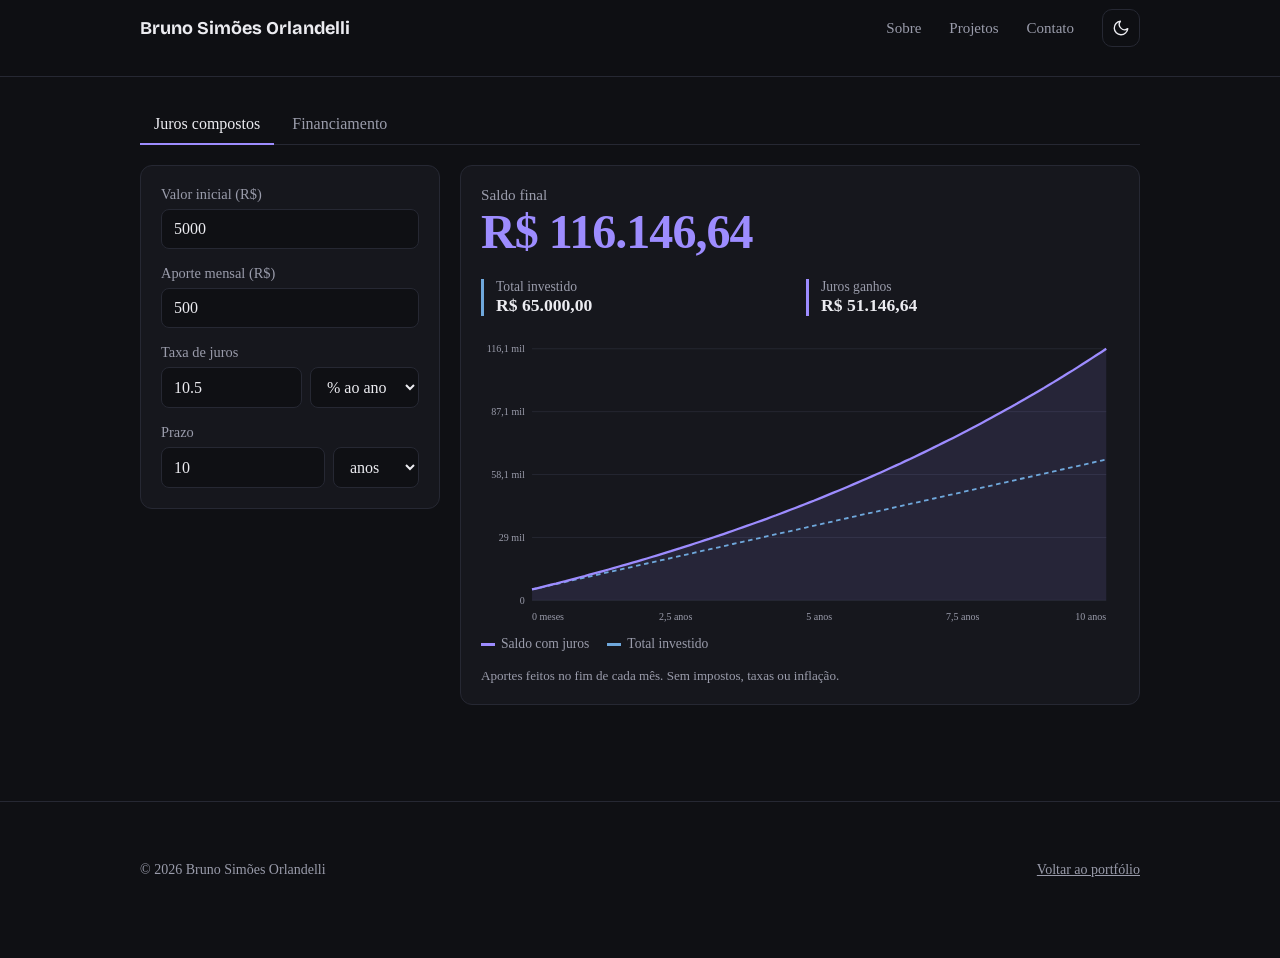
<file: projetos/calculadora-financeira/index.html>
<!doctype html>
<html lang="pt-BR" data-theme="dark">
  <head>
    <meta charset="utf-8" />
    <meta
      name="viewport"
      content="width=device-width, initial-scale=1, viewport-fit=cover"
    />
    <title>Calculadora financeira</title>
    <link
      href="https://fonts.googleapis.com/css2?family=Bricolage+Grotesque:opsz,wght@12..96,500;12..96,700&family=DM+Sans:wght@400;500&display=swap"
      rel="stylesheet"
    />
    <script src="../portfolio.js"></script>
    <link rel="stylesheet" href="../portfolio.css" />
    <style>
      :root {
        --card: var(--surface);
        --tx: var(--text);
        --mut: var(--muted);
        --bal: var(--accent);
        --inv: var(--sec);
        --field: var(--bg);
      }
      .wrap {
        max-width: 1040px;
        padding: 0 20px;
      }
      * {
        box-sizing: border-box;
      }
      html {
        scroll-padding-top: env(safe-area-inset-top, 0px);
      }
      body {
        margin: 0;
        background: var(--bg);
        color: var(--tx);
        font:
          400 16px/1.5 var(--body) "IBM Plex Sans",
          system-ui,
          -apple-system,
          "Segoe UI",
          sans-serif;
        font-variant-numeric: tabular-nums;
      }
      .wrap {
        max-width: 1040px;
        margin: 0 auto;
        padding: 28px 20px 48px;
      }
      :focus-visible {
        outline: 2px solid var(--bal);
        outline-offset: 2px;
      }
      [hidden] {
        display: none !important;
      }
      .tabs {
        display: flex;
        gap: 4px;
        margin-bottom: 20px;
        border-bottom: 1px solid var(--line);
      }
      .tabs button {
        background: none;
        border: 0;
        border-bottom: 2px solid transparent;
        color: var(--mut);
        padding: 10px 14px;
        margin-bottom: -1px;
        font: inherit;
        cursor: pointer;
      }
      .tabs button[aria-selected="true"] {
        color: var(--tx);
        border-bottom-color: var(--bal);
      }
      .grid {
        display: grid;
        grid-template-columns: 300px 1fr;
        gap: 20px;
        align-items: start;
      }
      .panel {
        background: var(--card);
        border: 1px solid var(--line);
        border-radius: 12px;
        padding: 20px;
      }
      .fields {
        display: grid;
        gap: 16px;
      }
      label {
        display: block;
        font-size: 0.9rem;
        color: var(--mut);
        margin-bottom: 6px;
      }
      .row {
        display: flex;
        gap: 8px;
      }
      input,
      select {
        width: 100%;
        background: var(--field);
        color: var(--tx);
        border: 1px solid var(--line);
        border-radius: 8px;
        padding: 10px 12px;
        font: inherit;
      }
      select {
        width: auto;
        flex: 0 0 auto;
      }
      input:hover,
      select:hover {
        border-color: var(--mut);
      }
      .big {
        margin: 0 0 20px;
      }
      .big span {
        display: block;
        color: var(--mut);
        font-size: 0.95rem;
      }
      .big strong {
        display: block;
        font-size: clamp(2rem, 6vw, 3rem);
        font-weight: 600;
        letter-spacing: -0.02em;
        color: var(--bal);
        line-height: 1.15;
      }
      .stats {
        display: grid;
        grid-template-columns: 1fr 1fr;
        gap: 12px;
        margin-bottom: 20px;
      }
      .stat {
        border-left: 3px solid var(--line);
        padding-left: 12px;
      }
      .stat.i {
        border-color: var(--inv);
      }
      .stat.j {
        border-color: var(--bal);
      }
      .stat span {
        display: block;
        color: var(--mut);
        font-size: 0.85rem;
      }
      .stat b {
        font-weight: 600;
        font-size: 1.1rem;
      }
      .chart {
        position: relative;
      }
      svg {
        display: block;
        width: 100%;
        height: auto;
        touch-action: pan-y;
      }
      .ax {
        stroke: var(--line);
        stroke-width: 1;
      }
      .tk {
        fill: var(--mut);
        font-size: 11px;
      }
      .lb {
        fill: none;
        stroke: var(--bal);
        stroke-width: 2.5;
      }
      .li {
        fill: none;
        stroke: var(--inv);
        stroke-width: 2;
        stroke-dasharray: 5 4;
      }
      .ar {
        fill: var(--bal);
        opacity: 0.12;
      }
      .legend {
        display: flex;
        gap: 18px;
        font-size: 0.85rem;
        color: var(--mut);
        margin-top: 8px;
      }
      .legend i {
        display: inline-block;
        width: 14px;
        height: 3px;
        margin-right: 6px;
        vertical-align: middle;
        background: var(--bal);
      }
      .legend i.d {
        background: var(--inv);
      }
      .tip {
        position: absolute;
        top: 8px;
        pointer-events: none;
        background: var(--card);
        border: 1px solid var(--line);
        border-radius: 8px;
        padding: 8px 10px;
        font-size: 0.82rem;
        line-height: 1.45;
        min-width: 170px;
        display: none;
      }
      .tip b {
        display: block;
        margin-bottom: 2px;
      }
      .note {
        margin: 16px 0 0;
        color: var(--mut);
        font-size: 0.82rem;
      }
      @media (max-width: 820px) {
        .grid {
          grid-template-columns: 1fr;
        }
        .wrap {
          padding: 20px 16px 40px;
        }
      }
    </style>
  </head>
  <body>
    <header class="site-header">
      <div class="wrap">
        <a class="logo" href="../../">Bruno Simões Orlandelli</a>
        <nav aria-label="Principal">
          <a href="../../#sobre">Sobre</a><a href="../../#projetos">Projetos</a
          ><a href="../../#contato">Contato</a>
          <button
            id="theme"
            type="button"
            aria-label="Alternar tema claro e escuro"
          >
            <svg
              class="i-sun"
              viewBox="0 0 24 24"
              fill="none"
              stroke="currentColor"
              stroke-width="1.8"
              stroke-linecap="round"
            >
              <circle cx="12" cy="12" r="4" />
              <path
                d="M12 2v2M12 20v2M4.9 4.9l1.4 1.4M17.7 17.7l1.4 1.4M2 12h2M20 12h2M4.9 19.1l1.4-1.4M17.7 6.3l1.4-1.4"
              />
            </svg>
            <svg
              class="i-moon"
              viewBox="0 0 24 24"
              fill="none"
              stroke="currentColor"
              stroke-width="1.8"
              stroke-linecap="round"
              stroke-linejoin="round"
            >
              <path d="M21 12.8A9 9 0 1 1 11.2 3a7 7 0 0 0 9.8 9.8z" />
            </svg>
          </button>
        </nav>
      </div>
    </header>

    <div class="wrap">
      <div class="tabs" role="tablist">
        <button type="button" role="tab" id="t-juros" aria-selected="true">
          Juros compostos</button
        ><button type="button" role="tab" id="t-fin" aria-selected="false">
          Financiamento
        </button>
      </div>
      <div class="grid">
        <section class="panel" aria-label="Parâmetros">
          <div class="fields" id="f-juros">
            <div>
              <label for="v0">Valor inicial (R$)</label
              ><input
                id="v0"
                type="number"
                inputmode="decimal"
                min="0"
                step="100"
                value="5000"
              />
            </div>
            <div>
              <label for="ap">Aporte mensal (R$)</label
              ><input
                id="ap"
                type="number"
                inputmode="decimal"
                min="0"
                step="50"
                value="500"
              />
            </div>
            <div>
              <label for="tx">Taxa de juros</label>
              <div class="row">
                <input
                  id="tx"
                  type="number"
                  inputmode="decimal"
                  min="0"
                  step="0.1"
                  value="10.5"
                />
                <select id="txu" aria-label="Período da taxa">
                  <option value="a">% ao ano</option>
                  <option value="m">% ao mês</option>
                </select>
              </div>
            </div>
            <div>
              <label for="n">Prazo</label>
              <div class="row">
                <input
                  id="n"
                  type="number"
                  inputmode="numeric"
                  min="1"
                  step="1"
                  value="10"
                />
                <select id="nu" aria-label="Unidade do prazo">
                  <option value="a">anos</option>
                  <option value="m">meses</option>
                </select>
              </div>
            </div>
          </div>
          <div class="fields" id="f-fin" hidden>
            <div>
              <label for="fv">Valor financiado (R$)</label
              ><input
                id="fv"
                type="number"
                inputmode="decimal"
                min="0"
                step="1000"
                value="250000"
              />
            </div>
            <div>
              <label for="ftx">Taxa de juros</label>
              <div class="row">
                <input
                  id="ftx"
                  type="number"
                  inputmode="decimal"
                  min="0"
                  step="0.1"
                  value="11"
                />
                <select id="ftxu" aria-label="Período da taxa">
                  <option value="a">% ao ano</option>
                  <option value="m">% ao mês</option>
                </select>
              </div>
            </div>
            <div>
              <label for="fn">Prazo</label>
              <div class="row">
                <input
                  id="fn"
                  type="number"
                  inputmode="numeric"
                  min="1"
                  step="1"
                  value="30"
                />
                <select id="fnu" aria-label="Unidade do prazo">
                  <option value="a">anos</option>
                  <option value="m">meses</option>
                </select>
              </div>
            </div>
            <div>
              <label for="fs">Sistema de amortização</label>
              <select id="fs" style="width: 100%">
                <option value="price">Price (parcelas fixas)</option>
                <option value="sac">SAC (parcelas decrescentes)</option>
              </select>
            </div>
          </div>
        </section>

        <section class="panel" aria-live="polite">
          <p class="big">
            <span id="l1">Saldo final</span><strong id="fin">R$ 0,00</strong>
          </p>
          <div class="stats">
            <div class="stat i">
              <span id="l2">Total investido</span><b id="inv">R$ 0,00</b>
            </div>
            <div class="stat j">
              <span id="l3">Juros ganhos</span><b id="jur">R$ 0,00</b>
            </div>
            <div class="stat" id="s3" hidden>
              <span>Última parcela</span><b id="v3">R$ 0,00</b>
            </div>
          </div>
          <div class="chart" id="chart">
            <svg
              id="svg"
              viewBox="0 0 700 320"
              role="img"
              aria-label="Evolução do saldo e do total investido ao longo do tempo"
            ></svg>
            <div class="tip" id="tip"></div>
          </div>
          <div class="legend">
            <span><i></i><span id="lg1">Saldo com juros</span></span
            ><span><i class="d"></i><span id="lg2">Total investido</span></span>
          </div>
          <p class="note" id="note"></p>
        </section>
      </div>
    </div>
    <footer class="site-footer">
      <div class="wrap">
        <span>© 2026 Bruno Simões Orlandelli</span
        ><a href="../../">Voltar ao portfólio</a>
      </div>
    </footer>

    <script>
      (function () {
        var $ = function (id) {
          return document.getElementById(id);
        };
        var brl = new Intl.NumberFormat("pt-BR", {
          style: "currency",
          currency: "BRL",
        });
        var cmp = new Intl.NumberFormat("pt-BR", {
          notation: "compact",
          maximumFractionDigits: 1,
        });
        var W = 700,
          H = 320,
          L = 56,
          R = 14,
          T = 14,
          B = 30,
          pts = [],
          months = 0,
          maxVal = 0,
          mode = "juros";

        function setText(id, t) {
          $(id).textContent = t;
        }

        function labels() {
          var j = mode === "juros",
            sac = $("fs").value === "sac";
          setText(
            "l1",
            j ? "Saldo final" : sac ? "Primeira parcela" : "Parcela mensal",
          );
          setText("l2", j ? "Total investido" : "Total pago");
          setText("l3", j ? "Juros ganhos" : "Juros pagos");
          setText("lg1", j ? "Saldo com juros" : "Total pago até o mês");
          setText("lg2", j ? "Total investido" : "Saldo devedor");
          setText(
            "note",
            j
              ? "Aportes feitos no fim de cada mês. Sem impostos, taxas ou inflação."
              : "Parcelas mensais, sem seguros, tarifas ou correção monetária. Price: parcelas fixas. SAC: amortização constante, parcelas decrescentes.",
          );
          $("f-juros").hidden = !j;
          $("f-fin").hidden = j;
          $("s3").hidden = j;
          $("t-juros").setAttribute("aria-selected", j);
          $("t-fin").setAttribute("aria-selected", !j);
        }

        function calcJuros() {
          var v0 = Math.max(0, +$("v0").value || 0),
            ap = Math.max(0, +$("ap").value || 0),
            tx = Math.max(0, +$("tx").value || 0) / 100,
            n = Math.max(0, +$("n").value || 0);
          months = Math.min(
            Math.round($("nu").value === "a" ? n * 12 : n),
            1200,
          );
          var i = $("txu").value === "a" ? Math.pow(1 + tx, 1 / 12) - 1 : tx;
          var bal = v0,
            inv = v0;
          pts = [{ m: 0, a: bal, b: inv }];
          for (var m = 1; m <= months; m++) {
            bal = bal * (1 + i) + ap;
            inv += ap;
            pts.push({ m: m, a: bal, b: inv });
          }
          var last = pts[pts.length - 1];
          maxVal = last.a;
          setText("fin", brl.format(last.a));
          setText("inv", brl.format(last.b));
          setText("jur", brl.format(last.a - last.b));
        }

        function calcFin() {
          var pv = Math.max(0, +$("fv").value || 0),
            tx = Math.max(0, +$("ftx").value || 0) / 100,
            n = Math.max(0, +$("fn").value || 0);
          months = Math.min(
            Math.round($("fnu").value === "a" ? n * 12 : n),
            600,
          );
          var i = $("ftxu").value === "a" ? Math.pow(1 + tx, 1 / 12) - 1 : tx,
            sac = $("fs").value === "sac";
          var debt = pv,
            paid = 0,
            first = 0,
            lastP = 0;
          pts = [{ m: 0, a: 0, b: debt }];
          if (months >= 1) {
            var price =
              i > 0 ? (pv * i) / (1 - Math.pow(1 + i, -months)) : pv / months;
            for (var m = 1; m <= months; m++) {
              var jur = debt * i,
                amort = sac ? pv / months : price - jur,
                p = amort + jur;
              debt = Math.max(0, debt - amort);
              paid += p;
              lastP = p;
              if (m === 1) first = p;
              pts.push({ m: m, a: paid, b: debt });
            }
          }
          maxVal = Math.max(paid, pv);
          setText("fin", brl.format(first));
          setText("inv", brl.format(paid));
          setText("jur", brl.format(paid - pv));
          setText("v3", brl.format(lastP));
        }

        function calc() {
          if (mode === "juros") calcJuros();
          else calcFin();
          draw();
        }

        function tipRows(p) {
          return mode === "juros"
            ? "Saldo: " +
                brl.format(p.a) +
                "<br>Investido: " +
                brl.format(p.b) +
                "<br>Juros: " +
                brl.format(p.a - p.b)
            : "Total pago: " +
                brl.format(p.a) +
                "<br>Saldo devedor: " +
                brl.format(p.b);
        }

        function label(m) {
          if (m < 24) return m + (m === 1 ? " mês" : " meses");
          var y = Math.round((m / 12) * 10) / 10;
          return String(y).replace(".", ",") + " anos";
        }

        function draw() {
          var svg = $("svg");
          $("tip").style.display = "none";
          if (months < 1) {
            svg.innerHTML = "";
            return;
          }
          var max = maxVal || 1,
            pw = W - L - R,
            ph = H - T - B;
          var x = function (m) {
              return L + (m / months) * pw;
            },
            y = function (v) {
              return T + (1 - v / max) * ph;
            };
          var g = "";
          for (var k = 0; k <= 4; k++) {
            var v = (max * k) / 4,
              yy = y(v);
            g +=
              '<line class="ax" x1="' +
              L +
              '" x2="' +
              (W - R) +
              '" y1="' +
              yy +
              '" y2="' +
              yy +
              '"/>';
            g +=
              '<text class="tk" x="' +
              (L - 8) +
              '" y="' +
              (yy + 4) +
              '" text-anchor="end">' +
              cmp.format(v) +
              "</text>";
          }
          for (var j = 0; j <= 4; j++) {
            var m = Math.round((months * j) / 4);
            g +=
              '<text class="tk" x="' +
              x(m) +
              '" y="' +
              (H - 8) +
              '" text-anchor="' +
              (j === 0 ? "start" : j === 4 ? "end" : "middle") +
              '">' +
              label(m) +
              "</text>";
          }
          var lb = "",
            li = "";
          pts.forEach(function (p, idx) {
            lb +=
              (idx ? "L" : "M") + x(p.m).toFixed(1) + " " + y(p.a).toFixed(1);
            li +=
              (idx ? "L" : "M") + x(p.m).toFixed(1) + " " + y(p.b).toFixed(1);
          });
          g +=
            '<path class="ar" d="' +
            lb +
            " L" +
            x(months) +
            " " +
            y(0) +
            " L" +
            x(0) +
            " " +
            y(0) +
            'Z"/>';
          g +=
            '<path class="li" d="' +
            li +
            '"/><path class="lb" d="' +
            lb +
            '"/>';
          g +=
            '<g id="hov" style="display:none"><line id="hl" class="ax" y1="' +
            T +
            '" y2="' +
            (T + ph) +
            '"/><circle id="hc" r="4.5" fill="var(--bal)"/></g>';
          svg.innerHTML = g;
        }

        function hover(e) {
          if (months < 1) return;
          var svg = $("svg"),
            r = svg.getBoundingClientRect();
          var px = ((e.clientX - r.left) / r.width) * W;
          var m = Math.max(
            0,
            Math.min(months, Math.round(((px - L) / (W - L - R)) * months)),
          );
          var p = pts[m],
            max = maxVal || 1;
          var cx = L + (m / months) * (W - L - R),
            cy = T + (1 - p.a / max) * (H - T - B);
          var hov = $("hov");
          hov.style.display = "";
          $("hl").setAttribute("x1", cx);
          $("hl").setAttribute("x2", cx);
          $("hc").setAttribute("cx", cx);
          $("hc").setAttribute("cy", cy);
          var tip = $("tip");
          tip.style.display = "block";
          tip.innerHTML = "<b>" + label(m) + "</b>" + tipRows(p);
          var w = $("chart").clientWidth,
            tw = tip.offsetWidth,
            left = (cx / W) * w + 12;
          if (left + tw > w) left = (cx / W) * w - tw - 12;
          tip.style.left = Math.max(0, left) + "px";
        }
        function leave() {
          var h = $("hov"),
            t = $("tip");
          if (h) h.style.display = "none";
          t.style.display = "none";
        }

        var svg = $("svg");
        svg.addEventListener("pointermove", hover);
        svg.addEventListener("pointerdown", hover);
        svg.addEventListener("pointerleave", leave);
        ["v0", "ap", "tx", "n", "fv", "ftx", "fn"].forEach(function (id) {
          $(id).addEventListener("input", calc);
        });
        ["txu", "nu", "ftxu", "fnu"].forEach(function (id) {
          $(id).addEventListener("change", calc);
        });
        $("fs").addEventListener("change", function () {
          labels();
          calc();
        });
        ["t-juros", "t-fin"].forEach(function (id) {
          $(id).addEventListener("click", function () {
            mode = id === "t-fin" ? "fin" : "juros";
            labels();
            calc();
          });
        });

        labels();
        calc();
      })();
    </script>
  </body>
</html>
</file>
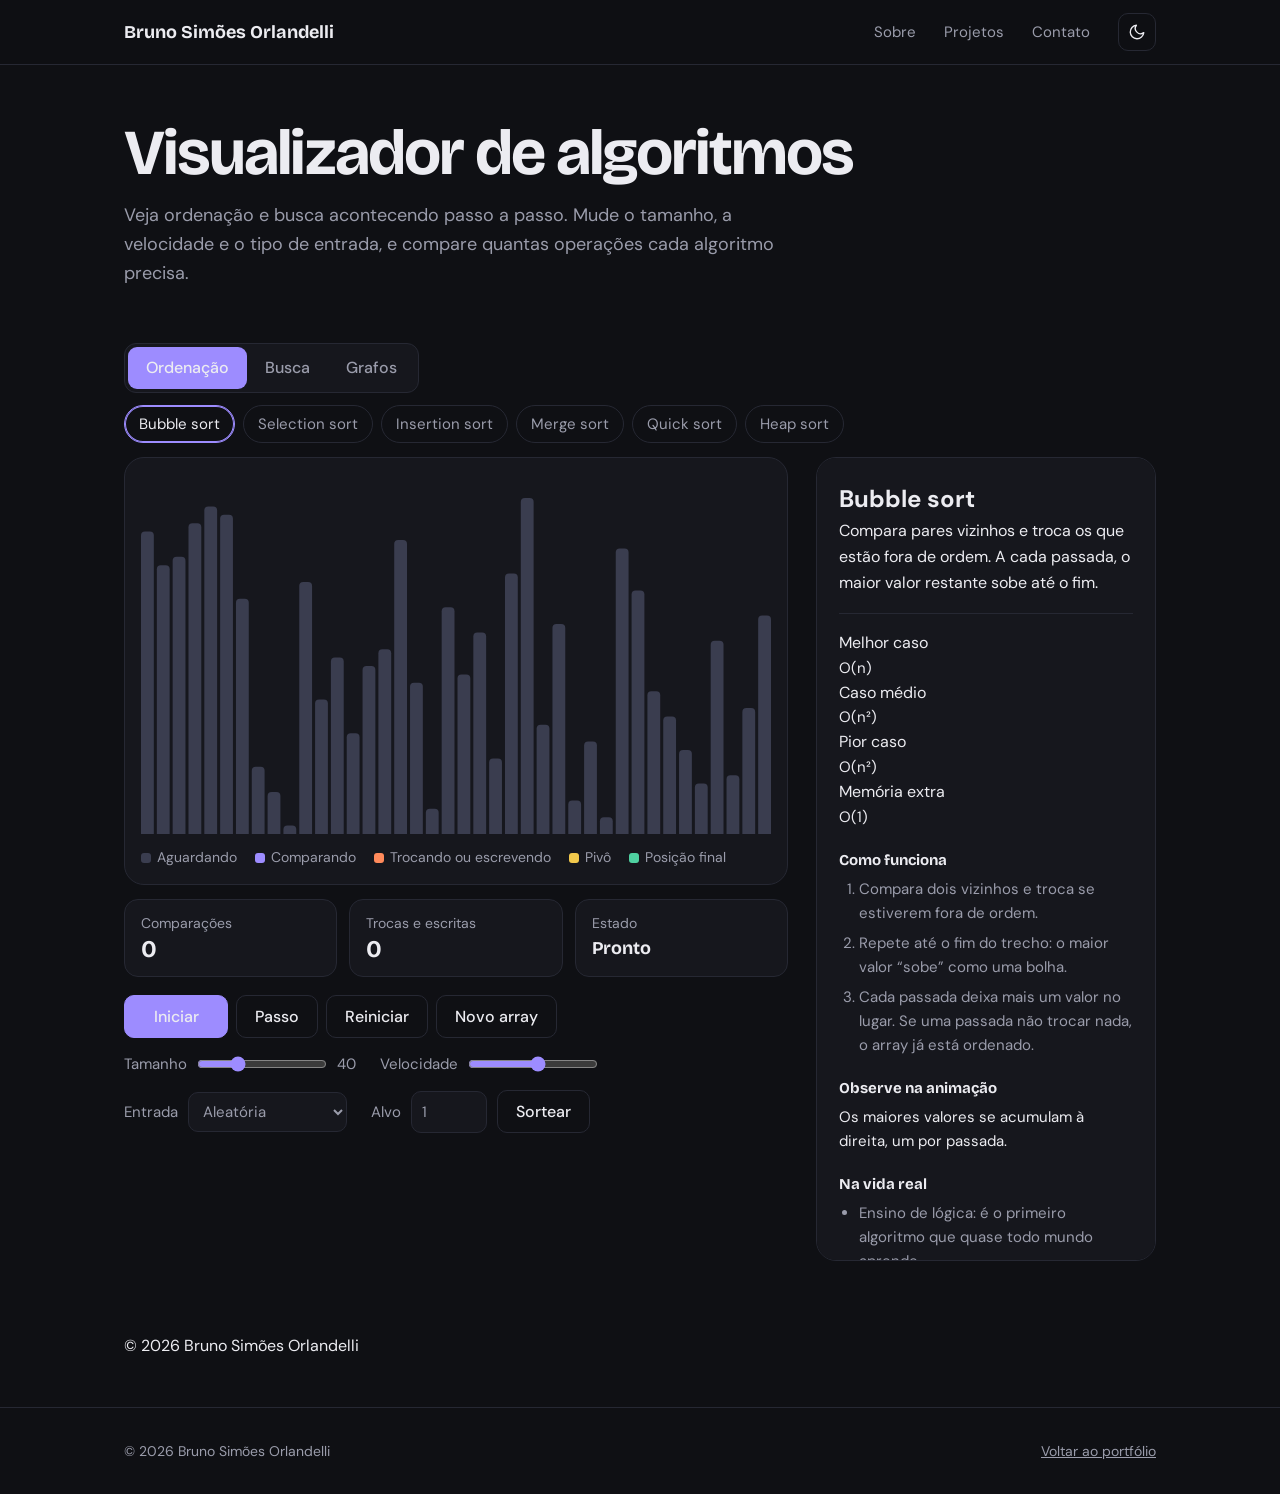
<file: projetos/visualizador-de-algoritmos/index.html>
<!DOCTYPE html>
<html lang="pt-BR">
<head>
<meta charset="UTF-8">
<meta name="viewport" content="width=device-width, initial-scale=1, viewport-fit=cover">
<title>Visualizador de algoritmos — Bruno Simões Orlandelli</title>
<meta name="description" content="Ordenação e busca animadas passo a passo: Bubble, Insertion, Merge, Quick, Heap, busca binária e mais.">
<link href="https://fonts.googleapis.com/css2?family=Bricolage+Grotesque:opsz,wght@12..96,500;12..96,700&family=DM+Sans:wght@400;500&display=swap" rel="stylesheet">
<script src="../portfolio.js"></script>
<link rel="stylesheet" href="../portfolio.css">
<style>
*{box-sizing:border-box;margin:0}
html{scroll-padding-top:env(safe-area-inset-top,0px)}
body{background:var(--bg);color:var(--text);font:400 16px/1.6 var(--body);-webkit-font-smoothing:antialiased}
button,input,select{font:inherit;color:inherit}
:focus-visible{outline:2px solid var(--accent);outline-offset:3px;border-radius:6px}
.intro{padding:56px 0 28px}
h1{font:700 clamp(36px,6vw,64px)/1 var(--head);letter-spacing:-.03em}
.intro p{color:var(--muted);max-width:56ch;margin-top:16px;font-size:18px}
.bar{display:flex;flex-wrap:wrap;gap:12px 20px;align-items:center;justify-content:space-between;margin:28px 0 14px}
.seg{display:inline-flex;border:1px solid var(--line);border-radius:12px;padding:3px;background:var(--surface)}
.seg button{border:0;background:none;padding:8px 18px;border-radius:9px;cursor:pointer;color:var(--muted);font-weight:500}
.seg button[aria-pressed="true"]{background:var(--accent);color:var(--on)}
.chips{display:flex;flex-wrap:wrap;gap:8px}
.chips button{border:1px solid var(--line);background:none;border-radius:999px;padding:6px 14px;cursor:pointer;color:var(--muted);font-size:15px;transition:border-color .2s,color .2s}
.chips button:hover{border-color:var(--accent);color:var(--text)}
.chips button[aria-pressed="true"]{border-color:var(--accent);color:var(--text);box-shadow:inset 0 0 0 1px var(--accent)}
.stage{border:1px solid var(--line);border-radius:20px;background:var(--surface);padding:16px;position:relative}
canvas{display:block;width:100%;height:360px}
.legend{display:flex;flex-wrap:wrap;gap:6px 18px;margin-top:12px;color:var(--muted);font-size:14px}
.legend i{display:inline-block;width:10px;height:10px;border-radius:3px;margin-right:6px;vertical-align:-1px}
.stats{display:grid;grid-template-columns:repeat(3,1fr);gap:12px;margin-top:14px}
.stat{border:1px solid var(--line);border-radius:14px;padding:12px 16px;background:var(--surface)}
.stat small{display:block;color:var(--muted);font-size:14px}
.stat b{font:700 24px var(--head);letter-spacing:-.01em}
.stat b.sm{font-size:18px;line-height:1.5;display:block}
.ctrl{display:flex;flex-wrap:wrap;gap:14px 24px;align-items:center;margin-top:18px}
.btns{display:flex;gap:8px;flex-wrap:wrap}
.btn{border:1px solid var(--line);background:none;border-radius:10px;padding:10px 18px;cursor:pointer;font-weight:500;transition:border-color .2s,transform .2s}
.btn:hover{border-color:var(--accent)}
.btn.primary{background:var(--accent);color:var(--on);border-color:var(--accent);min-width:104px}
.btn.primary:hover{transform:translateY(-1px)}
label{display:flex;align-items:center;gap:10px;color:var(--muted);font-size:15px}
input[type=range]{accent-color:var(--accent);width:130px}
select,input[type=number]{background:var(--surface);border:1px solid var(--line);border-radius:10px;padding:8px 10px}
input[type=number]{width:76px}
.layout{display:grid;grid-template-columns:minmax(0,1fr) 340px;gap:28px;align-items:start;margin-bottom:72px}
.info{position:sticky;top:calc(80px + env(safe-area-inset-top,0px));max-height:calc(100vh - 96px);overflow:auto;border:1px solid var(--line);border-radius:20px;background:var(--surface);padding:22px}
.info h3{font:700 15px var(--head);margin:22px 0 8px}
.info ol,.info ul{color:var(--muted);padding-left:20px;font-size:15px}.info li+li{margin-top:6px}
.info dl{margin-top:18px;padding-top:16px;border-top:1px solid var(--line);gap:8px 16px}.info dd{font-size:15px}
</style>
</head>
<body>
<header class="site-header"><div class="wrap">
  <a class="logo" href="../../">Bruno Simões Orlandelli</a>
  <nav aria-label="Principal">
    <a href="../../#sobre">Sobre</a><a href="../../#projetos">Projetos</a><a href="../../#contato">Contato</a>
    <button id="theme" type="button" aria-label="Alternar tema claro e escuro">
      <svg class="i-sun" viewBox="0 0 24 24" fill="none" stroke="currentColor" stroke-width="1.8" stroke-linecap="round"><circle cx="12" cy="12" r="4"/><path d="M12 2v2M12 20v2M4.9 4.9l1.4 1.4M17.7 17.7l1.4 1.4M2 12h2M20 12h2M4.9 19.1l1.4-1.4M17.7 6.3l1.4-1.4"/></svg>
      <svg class="i-moon" viewBox="0 0 24 24" fill="none" stroke="currentColor" stroke-width="1.8" stroke-linecap="round" stroke-linejoin="round"><path d="M21 12.8A9 9 0 1 1 11.2 3a7 7 0 0 0 9.8 9.8z"/></svg>
    </button>
  </nav>
</div></header>

<main class="wrap">
  <section class="intro">
    <h1>Visualizador de algoritmos</h1>
    <p>Veja ordenação e busca acontecendo passo a passo. Mude o tamanho, a velocidade e o tipo de entrada, e compare quantas operações cada algoritmo precisa.</p>
  </section>

  <div class="bar">
    <div class="seg" role="group" aria-label="Tipo de algoritmo">
      <button type="button" data-mode="sort" aria-pressed="true">Ordenação</button>
      <button type="button" data-mode="search" aria-pressed="false">Busca</button>
      <button type="button" data-mode="graph" aria-pressed="false">Grafos</button>
    </div>
    <div class="chips" id="chips" role="group" aria-label="Algoritmo"></div>
  </div>

  <div class="layout"><div class="col">
  <div class="stage">
    <canvas id="cv" role="img" aria-label="Barras que representam o array sendo processado"></canvas>
    <div class="legend" id="legend"></div>
  </div>

  <div class="stats" aria-live="polite">
    <div class="stat"><small id="lCmp">Comparações</small><b id="sCmp">0</b></div>
    <div class="stat"><small id="lSwp">Trocas e escritas</small><b id="sSwp">0</b></div>
    <div class="stat"><small>Estado</small><b class="sm" id="sState">Pronto</b></div>
  </div>

  <div class="ctrl">
    <div class="btns">
      <button class="btn primary" id="play" type="button">Iniciar</button>
      <button class="btn" id="step" type="button">Passo</button>
      <button class="btn" id="reset" type="button">Reiniciar</button>
      <button class="btn" id="gen" type="button">Novo array</button>
    </div>
    <label>Tamanho <input id="size" type="range" min="8" max="120" value="40"><span id="sizeV">40</span></label>
    <label>Velocidade <input id="speed" type="range" min="1" max="100" value="55"></label>
    <label id="inWrap">Entrada
      <select id="input"><option value="rand">Aleatória</option><option value="near">Quase ordenada</option><option value="rev">Invertida</option></select></label>
    <label id="tgWrap" class="hide">Alvo <input id="target" type="number" min="1" value="1"><button class="btn" id="rndT" type="button">Sortear</button></label>
  </div>

  </div><section class="info" aria-label="Sobre o algoritmo selecionado">
    <div><h2 id="iName"></h2><p id="iDesc"></p></div>
    <dl id="iDl"></dl><div id="iMore"></div>
  </section>
</div></main>
<footer><div class="wrap"><span>© 2026 Bruno Simões Orlandelli</span></div></footer>

<script>
(function(){
"use strict";
var $=function(s){return document.querySelector(s)};
function sw(a,i,j){var t=a[i];a[i]=a[j];a[j]=t}
var C=function(i,j){return{t:'c',i:i,j:j}},Sw=function(i,j){return{t:'s',i:i,j:j}},D=function(i){return{t:'d',i:i}},ALL={t:'all'};

function* bubble(a){var n=a.length;for(var i=0;i<n-1;i++){var s=false;for(var j=0;j<n-1-i;j++){yield C(j,j+1);if(a[j]>a[j+1]){sw(a,j,j+1);s=true;yield Sw(j,j+1)}}yield D(n-1-i);if(!s)break}yield ALL}
function* selection(a){var n=a.length;for(var i=0;i<n-1;i++){var m=i;for(var j=i+1;j<n;j++){yield C(j,m);if(a[j]<a[m])m=j}if(m!==i){sw(a,i,m);yield Sw(i,m)}yield D(i)}yield ALL}
function* insertion(a){for(var i=1;i<a.length;i++){for(var j=i;j>0;j--){yield C(j-1,j);if(a[j-1]>a[j]){sw(a,j-1,j);yield Sw(j-1,j)}else break}}yield ALL}
function* merge(a){
  function* ms(l,r){if(r<=l)return;var m=(l+r)>>1;yield* ms(l,m);yield* ms(m+1,r);
    var L=a.slice(l,m+1),R=a.slice(m+1,r+1),i=0,j=0,k=l;
    while(i<L.length&&j<R.length){yield C(l+i,m+1+j);if(L[i]<=R[j])a[k]=L[i++];else a[k]=R[j++];yield{t:'w',i:k++}}
    while(i<L.length){a[k]=L[i++];yield{t:'w',i:k++}}while(j<R.length){a[k]=R[j++];yield{t:'w',i:k++}}}
  yield* ms(0,a.length-1);yield ALL}
function* quick(a){
  function* qs(l,r){if(l>r)return;if(l===r){yield D(l);return}var p=a[r],s=l;yield{t:'p',i:r};
    for(var j=l;j<r;j++){yield C(j,r);if(a[j]<p){if(s!==j){sw(a,s,j);yield Sw(s,j)}s++}}
    if(s!==r){sw(a,s,r);yield Sw(s,r)}yield D(s);yield* qs(l,s-1);yield* qs(s+1,r)}
  yield* qs(0,a.length-1);yield ALL}
function* heap(a){var n=a.length;
  function* sift(i,e){for(;;){var l=2*i+1,r=l+1,m=i;if(l<e){yield C(l,m);if(a[l]>a[m])m=l}if(r<e){yield C(r,m);if(a[r]>a[m])m=r}if(m===i)return;sw(a,i,m);yield Sw(i,m);i=m}}
  for(var i=(n>>1)-1;i>=0;i--)yield* sift(i,n);
  for(var e=n-1;e>0;e--){sw(a,0,e);yield Sw(0,e);yield D(e);yield* sift(0,e)}yield ALL}

var R=function(lo,hi){return{t:'r',lo:lo,hi:hi}},Ck=function(i){return{t:'c',i:i,j:-1}},F=function(i){return{t:'f',i:i}},NF={t:'n'};
function* linear(a,x){for(var i=0;i<a.length;i++){yield Ck(i);if(a[i]===x){yield F(i);return}}yield NF}
function* binary(a,x){var lo=0,hi=a.length-1;while(lo<=hi){yield R(lo,hi);var m=(lo+hi)>>1;yield Ck(m);if(a[m]===x){yield F(m);return}if(a[m]<x)lo=m+1;else hi=m-1}yield NF}
function* jump(a,x){var n=a.length,st=Math.floor(Math.sqrt(n)),p=0,c=Math.min(st,n)-1;
  for(;;){yield R(p,c);yield Ck(c);if(a[c]>=x)break;if(c===n-1){yield NF;return}p=c+1;c=Math.min(c+st,n-1)}
  yield R(p,c);for(var i=p;i<=c;i++){yield Ck(i);if(a[i]===x){yield F(i);return}if(a[i]>x)break}yield NF}
function* interp(a,x){var lo=0,hi=a.length-1;
  while(lo<=hi&&x>=a[lo]&&x<=a[hi]){yield R(lo,hi);var d=a[hi]-a[lo],p=d?lo+Math.floor((x-a[lo])*(hi-lo)/d):lo;yield Ck(p);if(a[p]===x){yield F(p);return}if(a[p]<x)lo=p+1;else hi=p-1}yield NF}

var GV=function(i){return{t:'v',i:i}},GE=function(u,v){return{t:'e',u:u,v:v}},GQ=function(i,f,d){return{t:'q',i:i,f:f,d:d}};
function ek(a,b){return a<b?a+'-'+b:b+'-'+a}
function trace(par,s,t){var p=[t];while(p[0]!==s&&par[p[0]]!==undefined)p.unshift(par[p[0]]);return p[0]===s?p:null}
function* bfs(G,s,t){var seen=[],par=[],q=[s];seen[s]=1;yield GQ(s);
  while(q.length){var u=q.shift();yield GV(u);if(u===t)break;
    for(var k=0;k<G.adj[u].length;k++){var v=G.adj[u][k][0];yield GE(u,v);if(!seen[v]){seen[v]=1;par[v]=u;q.push(v);yield GQ(v,u)}}}
  var p=trace(par,s,t);yield p?{t:'path',p:p}:NF}
function* dfs(G,s,t){var seen=[],par=[];
  function* go(u){seen[u]=1;yield GV(u);if(u===t)return true;
    for(var k=0;k<G.adj[u].length;k++){var v=G.adj[u][k][0];yield GE(u,v);if(!seen[v]){par[v]=u;yield GQ(v,u);if(yield* go(v))return true}}return false}
  yield GQ(s);var ok=yield* go(s),p=ok?trace(par,s,t):null;yield p?{t:'path',p:p}:NF}
function* dijkstra(G,s,t){var n=G.n,d=[],par=[],dn=[],i;for(i=0;i<n;i++)d[i]=Infinity;d[s]=0;yield GQ(s,undefined,0);
  for(;;){var u=-1;for(i=0;i<n;i++)if(!dn[i]&&d[i]<Infinity&&(u<0||d[i]<d[u]))u=i;if(u<0)break;
    dn[u]=1;yield GV(u);if(u===t)break;
    for(var k=0;k<G.adj[u].length;k++){var v=G.adj[u][k][0],w=G.adj[u][k][1];yield GE(u,v);if(!dn[v]&&d[u]+w<d[v]){d[v]=d[u]+w;par[v]=u;yield GQ(v,u,d[v])}}}
  var p=dn[t]?trace(par,s,t):null;yield p?{t:'path',p:p,c:d[t]}:NF}
function* astar(G,s,t){var n=G.n,g=[],par=[],cl=[],op=[],i;for(i=0;i<n;i++)g[i]=Infinity;g[s]=0;op[s]=1;yield GQ(s,undefined,Math.round(G.hf(s,t)));
  for(;;){var u=-1,fu=0;for(i=0;i<n;i++)if(op[i]){var f=g[i]+G.hf(i,t);if(u<0||f<fu){u=i;fu=f}}if(u<0)break;
    op[u]=0;cl[u]=1;yield GV(u);if(u===t)break;
    for(var k=0;k<G.adj[u].length;k++){var v=G.adj[u][k][0],w=G.adj[u][k][1];yield GE(u,v);
      if(g[u]+w<g[v]){g[v]=g[u]+w;par[v]=u;op[v]=1;yield GQ(v,u,Math.round(g[v]+G.hf(v,t)))}}}
  var p=cl[t]?trace(par,s,t):null;yield p?{t:'path',p:p,c:g[t]}:NF}
function* prim(G,s){var tr=[],cnt=1;tr[s]=1;yield GQ(s);yield GV(s);
  while(cnt<G.n){var best=null;for(var k=0;k<G.E.length;k++){var e=G.E[k];if(!!tr[e[0]]===!!tr[e[1]])continue;yield GE(e[0],e[1]);if(!best||e[2]<best[2])best=e}
    if(!best)break;var v=tr[best[0]]?best[1]:best[0],u=v===best[0]?best[1]:best[0];tr[v]=1;cnt++;yield{t:'m',u:u,v:v,w:best[2]};yield GV(v)}
  yield{t:'mst'}}

var ALGS={
 sort:{
  bubble:{n:'Bubble sort',g:bubble,d:'Compara pares vizinhos e troca os que estão fora de ordem. A cada passada, o maior valor restante sobe até o fim.',b:'O(n)',a:'O(n²)',w:'O(n²)',s:'O(1)'},
  selection:{n:'Selection sort',g:selection,d:'Procura o menor valor do trecho não ordenado e o coloca na primeira posição livre. Faz poucas trocas, mas sempre compara tudo.',b:'O(n²)',a:'O(n²)',w:'O(n²)',s:'O(1)'},
  insertion:{n:'Insertion sort',g:insertion,d:'Pega cada elemento e o desliza para a esquerda até achar seu lugar, como ao organizar cartas na mão. Muito rápido em listas quase ordenadas.',b:'O(n)',a:'O(n²)',w:'O(n²)',s:'O(1)'},
  merge:{n:'Merge sort',g:merge,d:'Divide o array ao meio, ordena cada metade e intercala os resultados. Desempenho previsível, ao custo de memória extra.',b:'O(n log n)',a:'O(n log n)',w:'O(n log n)',s:'O(n)'},
  quick:{n:'Quick sort',g:quick,d:'Escolhe um pivô e separa os menores à esquerda e os maiores à direita, repetindo em cada lado. Costuma ser o mais rápido na prática.',b:'O(n log n)',a:'O(n log n)',w:'O(n²)',s:'O(log n)'},
  heap:{n:'Heap sort',g:heap,d:'Monta um heap máximo e retira o maior valor repetidamente, colocando-o no fim. Garante O(n log n) sem memória extra.',b:'O(n log n)',a:'O(n log n)',w:'O(n log n)',s:'O(1)'}},
 search:{
  linear:{n:'Busca linear',g:linear,d:'Olha posição por posição até achar o alvo. Funciona em qualquer lista, ordenada ou não.',b:'O(1)',a:'O(n)',w:'O(n)',s:'O(1)'},
  binary:{n:'Busca binária',g:binary,d:'Em uma lista ordenada, compara com o meio e descarta metade a cada passo. Dobrar a lista custa apenas mais uma comparação.',b:'O(1)',a:'O(log n)',w:'O(log n)',s:'O(1)'},
  jump:{n:'Jump search',g:jump,d:'Pula em blocos de √n até passar do alvo e depois varre o último bloco. Meio-termo entre a busca linear e a binária.',b:'O(1)',a:'O(√n)',w:'O(√n)',s:'O(1)'},
  interp:{n:'Busca por interpolação',g:interp,d:'Estima a posição do alvo pelo valor, como ao procurar um nome na agenda. Excelente quando os valores estão bem distribuídos.',b:'O(1)',a:'O(log log n)',w:'O(n)',s:'O(1)'}},
 graph:{
  bfs:{n:'BFS (largura)',g:bfs,d:'Explora o grafo em camadas, dos nós mais próximos da origem para os mais distantes, usando uma fila. Por isso acha o caminho com menos arestas.',a:'O(V + E)',s:'O(V)',o:'Menor caminho em número de arestas',r:'Nenhum'},
  dfs:{n:'DFS (profundidade)',g:dfs,d:'Segue por um caminho até o fim e só volta quando trava. Visita o grafo todo, mas o caminho que encontra pode ser bem longo.',a:'O(V + E)',s:'O(V)',o:'Um caminho, nem sempre o menor',r:'Nenhum'},
  dijkstra:{n:'Dijkstra',g:dijkstra,wt:true,d:'Sempre visita o nó descoberto mais perto da origem e atualiza seus vizinhos. Os números ao lado dos nós mostram a melhor distância conhecida.',a:'O((V + E) log V)',s:'O(V)',o:'Menor caminho em custo',r:'Pesos não negativos'},
  astar:{n:'A*',g:astar,wt:true,d:'Como o Dijkstra, mas prioriza nós que parecem mais perto do destino: soma o custo até ali (g) a uma estimativa em linha reta (h). O número sobre cada nó é f = g + h. A estimativa nunca superestima, então o caminho é o menor, e costuma visitar bem menos nós.',a:'Depende da heurística',s:'O(V)',o:'Menor caminho em custo',r:'Destino conhecido e heurística admissível'},
  prim:{n:'Prim (árvore mínima)',g:prim,wt:true,d:'Parte de um nó e adiciona sempre a aresta mais barata que liga a árvore a um nó novo, até cobrir o grafo inteiro.',a:'O(E log V)',s:'O(V)',o:'Árvore geradora de custo mínimo',r:'Grafo conexo'}}
};

var EXTRA={
 bubble:[['Compara dois vizinhos e troca se estiverem fora de ordem.','Repete até o fim do trecho: o maior valor “sobe” como uma bolha.','Cada passada deixa mais um valor no lugar. Se uma passada não trocar nada, o array já está ordenado.'],'Os maiores valores se acumulam à direita, um por passada.',['Ensino de lógica: é o primeiro algoritmo que quase todo mundo aprende.','Listas minúsculas ou quase ordenadas, onde a simplicidade vale mais que a velocidade.','Raramente é usado em produção, porque o custo O(n²) pesa rápido.']],
 selection:[['Procura o menor valor entre os que ainda não foram ordenados.','Troca esse valor com o da primeira posição livre.','Avança uma posição e repete.'],'O contador de trocas fica baixo (no máximo n − 1), mesmo com muitas comparações.',['Quando escrever na memória é caro, como em memória flash, porque faz poucas trocas.','Ordenar poucos itens em sistemas embarcados simples.','Escolher o melhor candidato de cada rodada, como num ranking pequeno.']],
 insertion:[['Considera o primeiro elemento como já ordenado.','Pega o próximo e o desliza para a esquerda até achar seu lugar.','Repete até o fim: a parte ordenada cresce um item por vez.'],'Teste a entrada “Quase ordenada”: quase não há trocas. Na “Invertida” está o pior caso.',['Organizar cartas na mão, que é exatamente o que as pessoas fazem.','Dentro de algoritmos maiores, como o Timsort (Python, Java), para trechos pequenos.','Dados que chegam aos poucos e precisam se manter ordenados.']],
 merge:[['Divide o array ao meio, várias vezes, até sobrar um elemento só.','Intercala duas metades já ordenadas, sempre pegando o menor entre as duas frentes.','Sobe juntando os pedaços até formar o array inteiro.'],'Ele escreve valores em vez de trocar (veja “Trocas e escritas”). O tempo é quase igual em qualquer entrada.',['Ordenar arquivos enormes que não cabem na memória, como em bancos de dados.','Ordenação estável: mantém a ordem original de itens iguais, útil para ordenar tabelas por várias colunas.','Base do Timsort, usado em Python e Java.']],
 quick:[['Escolhe um pivô (aqui, o último elemento).','Move os menores para a esquerda e os maiores para a direita. O pivô cai na posição final.','Repete nos dois lados, de forma independente.'],'O pivô fica amarelo. Na entrada “Invertida”, o pivô ruim mostra o pior caso O(n²).',['Ordenação padrão em muitas bibliotecas, em variantes como o introsort do C++.','Ordenar dados em memória com pouca memória extra.','A mesma ideia de particionar resolve “qual é o k-ésimo maior?” (quickselect).']],
 heap:[['Reorganiza o array como um heap máximo: cada pai é maior que seus filhos.','Troca a raiz (o maior valor) com o último elemento e o tira do heap.','Reajusta o heap e repete até esvaziá-lo.'],'As comparações são entre pais e filhos, por isso os saltos parecem espalhados. O final é preenchido da direita para a esquerda.',['Filas de prioridade: escalonar tarefas do sistema operacional e eventos em simuladores.','Quando é preciso garantir O(n log n) com quase nenhuma memória extra.','Plano B do introsort quando o quicksort degenera.']],
 linear:[['Começa na primeira posição.','Compara cada elemento com o alvo.','Para ao achar, ou conclui que não existe depois de olhar tudo.'],'Quando o alvo não existe, ele percorre todas as posições.',['Procurar um contato numa lista curta e sem ordem.','Achar uma carta específica num monte embaralhado.','Qualquer coleção sem ordem em que não vale a pena ordenar antes.']],
 binary:[['Olha o elemento do meio da faixa de busca.','Se for o alvo, terminou. Se o alvo for menor, descarta a metade direita. Se for maior, descarta a esquerda.','Repete na metade que sobrou, até achar ou a faixa acabar.'],'As barras apagadas são as faixas descartadas. Aumente o tamanho para 120: continua levando poucas comparações.',['Procurar uma palavra no dicionário, abrindo sempre no meio.','Bancos de dados e índices de busca usam variações dela, como as árvores B.','git bisect: acha o commit que causou um bug dividindo o histórico ao meio.']],
 jump:[['Pula de √n em √n posições, olhando só o final de cada bloco.','Quando o valor do bloco passa do alvo, para de pular.','Varre esse último bloco com busca linear.'],'Duas fases: saltos regulares e depois uma varredura curta no bloco certo.',['Quando voltar atrás é caro, como em fitas ou arquivos sequenciais: ele só retrocede um bloco.','Listas ordenadas em que a busca binária é difícil de usar, mas a linear é lenta demais.','Ideia parecida com a dos índices esparsos de bancos de dados.']],
 interp:[['Estima onde o alvo deveria estar, proporcionalmente aos valores nas pontas da faixa.','Compara nessa posição e estreita a faixa para um dos lados.','Repete com a nova estimativa.'],'Com valores bem distribuídos, o palpite cai perto do alvo logo de cara. Se os valores crescem de forma muito irregular, ele perde a vantagem.',['Procurar no dicionário: você abre perto do fim para “zebra” e perto do começo para “abelha”.','Tabelas numéricas grandes e uniformes, como IDs ou datas em ordem.','Consultas em bancos de dados com chaves numéricas bem distribuídas.']],
 bfs:[['Põe a origem numa fila.','Tira o primeiro da fila, visita-o e coloca na fila seus vizinhos ainda não vistos.','Repete: os nós são visitados por distância crescente, camada por camada.'],'A fila se espalha como uma onda a partir da origem. O caminho final tem o menor número de arestas.',['Redes sociais: amigos de amigos e o grau de separação entre duas pessoas.','Jogos e labirintos em grade, quando todos os passos têm o mesmo custo.','Rastreadores de páginas web (crawlers) que seguem links por camadas.']],
 dfs:[['Visita um nó e vai para um vizinho ainda não visto.','Segue assim o mais fundo possível.','Ao ficar sem saída, volta atrás (backtracking) e tenta outro vizinho.'],'Ele mergulha por um caminho antes de olhar os outros, então o caminho final costuma ser mais longo que o do BFS.',['Gerar e resolver labirintos e puzzles como o sudoku.','Detectar ciclos e ordenar tarefas com dependências (ordenação topológica), como na ordem de compilação.','Verificar se uma rede está conectada ou achar seus componentes.']],
 dijkstra:[['Dá distância 0 à origem e infinita aos outros nós.','Visita o nó não visitado com a menor distância conhecida.','Atualiza os vizinhos se passar por ele for mais barato, e repete.'],'Os números sobre os nós diminuem quando um caminho melhor é achado, e as arestas roxas trocam de “pai” ao longo do tempo.',['GPS e apps de mapas: rota mais curta ou mais rápida entre dois pontos.','Roteamento de pacotes na internet (protocolo OSPF).','Jogos de estratégia, com custo de movimento diferente por terreno.']],
 astar:[['Como no Dijkstra, ordena os nós por f = g + h.','g é o custo já percorrido e h é a estimativa em linha reta até o destino.','Isso empurra a busca em direção ao destino, em vez de se espalhar para todos os lados.'],'Compare com o Dijkstra no mesmo grafo: o A* costuma visitar menos nós e chega ao mesmo custo.',['IA de personagens em jogos: pathfinding em mapas e grades.','Robôs e carros autônomos planejando rotas.','Apps de mapas, usando a distância geográfica como estimativa.']],
 prim:[['Começa com um único nó na árvore.','Entre todas as arestas que ligam a árvore a um nó de fora, escolhe a mais barata.','Adiciona o nó novo e repete até ligar todos.'],'As arestas roxas formam a árvore. A cada rodada ele examina as arestas candidatas e escolhe a de menor peso.',['Projetar redes de cabos, fibra óptica ou tubulações com o menor custo total.','Agrupamento de dados (clustering) e segmentação de imagens.','Gerar labirintos aleatórios, com variações do algoritmo.']]
};
var S={mode:'sort',algo:'bubble',a:[],orig:[],gen:null,running:false,finished:false,acc:0,wave:-2,
  cmp:0,swp:0,hc:[],hs:[],hd:[],done:[],pivot:-1,lo:-1,hi:-1,found:-1,nf:false,target:1,max:1,
  G:null,start:0,pick:false,pos:null,fr:[],tree:{},eh:{},lab:[],par:[],path:{},pn:[],total:0,cost:undefined,mst:false};
var cv=$('#cv'),cx=cv.getContext('2d'),col={};

function readColors(){var s=getComputedStyle(document.documentElement);['bar','accent','warm','ok','pivot','muted','line','surface','text'].forEach(function(k){col[k]=s.getPropertyValue('--'+k).trim()})}
function rand(n){return Math.floor(Math.random()*n)}

function makeArray(){
  var n=+$('#size').value,a=[],i;if(S.mode==='graph'){makeGraph(n);return}
  if(S.mode==='sort'){
    for(i=1;i<=n;i++)a.push(i);
    var k=$('#input').value;
    if(k==='rev')a.reverse();
    else if(k==='near'){var m=Math.max(2,n>>3);for(i=0;i<m;i++)sw(a,rand(n),rand(n))}
    else for(i=n-1;i>0;i--)sw(a,i,rand(i+1));
    S.max=n;
  }else{
    var v=0;for(i=0;i<n;i++){v+=1+rand(5);a.push(v)}S.max=v;
  }
  S.orig=a.slice();
}
function makeGraph(n){
  var asp=2.2,x=[],y=[],md=.6*Math.sqrt(asp/n),tr=0,i,j,E=[],seen={},par=[],adj=[];
  while(x.length<n){var px=Math.random(),py=Math.random(),ok=true;
    for(j=0;j<x.length;j++)if(Math.hypot((px-x[j])*asp,py-y[j])<md){ok=false;break}
    if(ok){x.push(px);y.push(py)}else if(++tr%30===0)md*=.9}
  function dd(a,b){return Math.hypot((x[a]-x[b])*asp,y[a]-y[b])}
  function fd(a){return par[a]===a?a:(par[a]=fd(par[a]))}
  function add(a,b){var k=ek(a,b);if(seen[k])return;seen[k]=1;E.push([Math.min(a,b),Math.max(a,b),Math.max(1,Math.ceil(dd(a,b)*10))]);par[fd(a)]=fd(b)}
  for(i=0;i<n;i++)par[i]=i;
  for(i=0;i<n;i++){var o=[];for(j=0;j<n;j++)if(j!==i)o.push(j);o.sort(function(a,b){return dd(i,a)-dd(i,b)});add(i,o[0]);if(o.length>1&&Math.random()<.7)add(i,o[1])}
  for(;;){var bd=1e9,ba=-1,bb=-1;for(i=0;i<n;i++)for(j=i+1;j<n;j++)if(fd(i)!==fd(j)&&dd(i,j)<bd){bd=dd(i,j);ba=i;bb=j}if(ba<0)break;add(ba,bb)}
  for(i=0;i<n;i++)adj.push([]);
  E.forEach(function(e){adj[e[0]].push([e[1],e[2]]);adj[e[1]].push([e[0],e[2]])});
  adj.forEach(function(l){l.sort(function(a,b){return a[0]-b[0]})});
  S.G={n:n,x:x,y:y,E:E,adj:adj,hf:function(a,b){return dd(a,b)*10}};S.orig=[];for(i=0;i<n;i++)S.orig.push(i);S.max=n;
  S.start=rand(n);do{S.target=rand(n)}while(n>1&&S.target===S.start);
}
function randTarget(){
  var o=S.orig,x=o[rand(o.length)];
  if(Math.random()>=.8&&o.length<S.max){do{x=1+rand(S.max)}while(o.indexOf(x)>=0)}
  S.target=x;$('#target').value=x}

function reset(keepTarget){
  S.a=S.orig.slice();var n=S.a.length;
  S.hc=new Array(n).fill(0);S.hs=new Array(n).fill(0);S.hd=new Array(n).fill(0);S.done=new Array(n).fill(0);
  S.pivot=-1;S.lo=-1;S.hi=-1;S.found=-1;S.nf=false;S.cmp=0;S.swp=0;S.wave=-2;S.acc=0;S.running=false;S.finished=false;
  S.fr=[];S.tree={};S.eh={};S.lab=[];S.par=[];S.path={};S.pn=[];S.total=0;S.cost=undefined;S.mst=false;
  S.gen=S.mode==='graph'?ALGS.graph[S.algo].g(S.G,S.start,S.target):ALGS[S.mode][S.algo].g(S.a,S.target);
  ui();
}
function sps(){return 1.5*Math.pow(1.07,+$('#speed').value)}

function apply(e){
  switch(e.t){
    case 'c':S.cmp++;S.hc[e.i]=1;if(e.j>=0)S.hc[e.j]=1;break;
    case 's':S.swp++;S.hs[e.i]=1;S.hs[e.j]=1;break;
    case 'w':S.swp++;S.hs[e.i]=1;break;
    case 'd':S.done[e.i]=1;S.hd[e.i]=1;break;
    case 'p':S.pivot=e.i;break;
    case 'all':S.wave=0;S.pivot=-1;break;
    case 'r':S.lo=e.lo;S.hi=e.hi;break;
    case 'f':S.found=e.i;S.hd[e.i]=1;break;
    case 'n':S.nf=true;break;
    case 'v':S.done[e.i]=1;S.hd[e.i]=1;S.hc[e.i]=1;S.swp++;break;
    case 'e':S.cmp++;S.eh[ek(e.u,e.v)]=1;S.hc[e.v]=1;break;
    case 'q':S.fr[e.i]=1;if(e.d!==undefined)S.lab[e.i]=e.d;
      if(e.f!==undefined){if(S.par[e.i]!==undefined)delete S.tree[ek(S.par[e.i],e.i)];S.par[e.i]=e.f;S.tree[ek(e.f,e.i)]=1}break;
    case 'm':S.tree[ek(e.u,e.v)]=1;S.total+=e.w;break;
    case 'mst':S.mst=true;break;
    case 'path':S.pn=e.p;S.cost=e.c;for(var j=0;j<e.p.length-1;j++)S.path[ek(e.p[j],e.p[j+1])]=1;break;
  }
}
function step(){
  if(S.finished)return;
  var r=S.gen.next();
  if(r.done){S.finished=true;S.running=false;ui();return}
  apply(r.value);
}
function gState(){
  if(S.algo==='prim')return S.mst?'Árvore pronta · peso '+S.total:S.running?'Construindo…':S.cmp?'Em pausa':'Pronto';
  if(S.pn.length)return'Caminho de '+(S.pn.length-1)+' arestas'+(S.cost!==undefined?' · custo '+S.cost:'');
  if(S.nf)return'Sem caminho';
  return S.running?'Explorando…':S.cmp?'Em pausa':'Pronto'}
function state(){if(S.mode==='graph')return gState();
  if(S.mode==='sort'){return S.finished&&S.wave===-2?'Ordenado':S.finished?'Finalizando':S.running?'Ordenando…':S.cmp?'Em pausa':'Pronto'}
  if(S.found>=0)return'Encontrado no índice '+S.found;
  if(S.nf)return'Valor não encontrado';
  return S.running?'Buscando…':S.cmp?'Em pausa':'Pronto'
}
function ui(){
  $('#play').textContent=S.running?'Pausar':(S.finished?'Repetir':'Iniciar');
  $('#sCmp').textContent=S.cmp;
  if(S.mode==='sort'||S.mode==='graph')$('#sSwp').textContent=S.swp;
  else $('#sSwp').textContent=(S.lo>=0&&S.found<0&&!S.nf)?(S.hi-S.lo+1):(S.found>=0||S.nf?'—':S.a.length);
  $('#sState').textContent=state();
}
function play(){
  if(S.finished){reset();}
  S.running=!S.running;ui();
}

var last=0;
function frame(t){
  var dt=Math.min(.05,(t-last)/1000||0);last=t;var n=S.a.length,i;
  if(S.running){S.acc+=dt*sps();var k=0;while(S.acc>=1&&S.running&&k<60){S.acc-=1;step();k++}if(S.acc>60)S.acc=0}
  if(S.wave>=0){var p=S.wave;S.wave+=dt*n*1.2+.5;for(i=Math.floor(p);i<Math.min(n,Math.floor(S.wave));i++){S.done[i]=1;S.hd[i]=1}if(S.wave>=n){S.wave=-2;ui()}}
  var f=Math.pow(.002,dt);
  for(i=0;i<n;i++){S.hc[i]*=f;S.hs[i]*=f;S.hd[i]*=f}
  for(var ky in S.eh)S.eh[ky]*=f;
  if(S.running||S.wave>=0)ui();
  draw();requestAnimationFrame(frame);
}

function draw(){
  var W=cv.clientWidth,H=cv.clientHeight,n=S.a.length,top=22;
  cx.clearRect(0,0,W,H);if(S.mode==='graph'){drawGraph(W,H);return}
  var g=n>90?1:n>45?2:3,bw=(W-g*(n-1))/n,usable=H-top-2,search=S.mode==='search',i;
  for(i=0;i<n;i++){
    var h=Math.max(3,S.a[i]/S.max*usable),x=i*(bw+g),y=H-h,rd=Math.min(4,bw/2);
    var dim=(search&&S.lo>=0&&S.found<0&&(i<S.lo||i>S.hi))?.28:1;
    var layers=[[col.bar,1,0]];
    if(S.done[i])layers.push([col.ok,.92,S.hd[i]]);
    if(S.found===i)layers.push([col.ok,1,1]);
    if(i===S.pivot)layers.push([col.pivot,1,0]);
    if(S.hs[i]>.02)layers.push([col.warm,Math.min(1,S.hs[i]*1.3),S.hs[i]]);
    if(S.hc[i]>.02)layers.push([col.accent,Math.min(1,S.hc[i]*1.3),S.hc[i]]);
    for(var L=0;L<layers.length;L++){
      cx.globalAlpha=dim*layers[L][1];cx.fillStyle=layers[L][0];
      cx.shadowColor=layers[L][0];cx.shadowBlur=layers[L][2]>.05?18*layers[L][2]:0;
      cx.beginPath();if(cx.roundRect)cx.roundRect(x,y,bw,h,[rd,rd,0,0]);else cx.rect(x,y,bw,h);cx.fill();
    }
  }
  cx.globalAlpha=1;cx.shadowBlur=0;
  if(search){
    var ty=H-S.target/S.max*usable;
    cx.strokeStyle=col.warm;cx.lineWidth=1.5;cx.setLineDash([6,5]);cx.beginPath();cx.moveTo(0,ty);cx.lineTo(W,ty);cx.stroke();cx.setLineDash([]);
    cx.fillStyle=col.warm;cx.font='500 13px '+getComputedStyle(document.body).fontFamily;cx.textAlign='right';
    cx.fillText('alvo '+S.target,W-4,Math.max(12,ty-6));
  }
}
function ln(x1,y1,x2,y2,c,w,al){cx.globalAlpha=al;cx.strokeStyle=c;cx.lineWidth=w;cx.beginPath();cx.moveTo(x1,y1);cx.lineTo(x2,y2);cx.stroke();cx.globalAlpha=1}
function drawGraph(W,H){
  var G=S.G,pad=32,r=G.n>16?12:15,A=ALGS.graph[S.algo],ff=getComputedStyle(document.body).fontFamily,i;
  var X=function(i){return pad+G.x[i]*(W-2*pad)},Y=function(i){return pad+G.y[i]*(H-2*pad)};
  S.pos=[];for(i=0;i<G.n;i++)S.pos.push([X(i),Y(i),r]);
  cx.lineCap='round';cx.textAlign='center';cx.textBaseline='middle';
  G.E.forEach(function(e){var k=e[0]+'-'+e[1],a=e[0],b=e[1];
    if(S.path[k])ln(X(a),Y(a),X(b),Y(b),col.ok,5,1);else if(S.tree[k])ln(X(a),Y(a),X(b),Y(b),col.accent,3.5,1);else ln(X(a),Y(a),X(b),Y(b),col.bar,2,1);
    if(S.eh[k]>.02){cx.shadowColor=col.warm;cx.shadowBlur=12*S.eh[k];ln(X(a),Y(a),X(b),Y(b),col.warm,4,Math.min(1,S.eh[k]*1.3));cx.shadowBlur=0}});
  if(A.wt){cx.font='500 12px '+ff;cx.lineWidth=4;cx.lineJoin='round';
    G.E.forEach(function(e){var mx=(X(e[0])+X(e[1]))/2,my=(Y(e[0])+Y(e[1]))/2;cx.strokeStyle=col.surface;cx.strokeText(e[2],mx,my);cx.fillStyle=col.muted;cx.fillText(e[2],mx,my)})}
  for(i=0;i<G.n;i++){var x=X(i),y=Y(i),fill=S.done[i],hot=S.hc[i],onp=S.pn.indexOf(i)>=0;
    cx.shadowColor=fill&&!(hot>.05)?col.ok:col.accent;cx.shadowBlur=hot>.05?20*hot:S.hd[i]>.05?16*S.hd[i]:0;
    cx.beginPath();cx.arc(x,y,r,0,7);cx.fillStyle=fill?col.ok:col.surface;cx.fill();cx.shadowBlur=0;
    cx.lineWidth=onp?3.5:2;cx.strokeStyle=onp?col.text:(S.fr[i]||hot>.3)?col.accent:col.bar;cx.stroke();
    if(i===S.start||(i===S.target&&S.algo!=='prim')){cx.beginPath();cx.arc(x,y,r+6,0,7);cx.strokeStyle=i===S.start?col.warm:col.pivot;cx.lineWidth=2;cx.stroke()}
    cx.fillStyle=fill?col.surface:col.text;cx.font='700 13px '+ff;cx.fillText(String.fromCharCode(65+i),x,y+1);
    if(S.lab[i]!==undefined&&(S.algo==='dijkstra'||S.algo==='astar')){cx.font='500 12px '+ff;cx.fillStyle=col.muted;cx.fillText(S.lab[i],x,y-r-9)}}
}
function fit(){var r=window.devicePixelRatio||1;cv.width=Math.round(cv.clientWidth*r);cv.height=Math.round(cv.clientHeight*r);cx.setTransform(r,0,0,r,0,0)}

function buildChips(){
  var box=$('#chips');box.innerHTML='';
  Object.keys(ALGS[S.mode]).forEach(function(k){
    var b=document.createElement('button');b.type='button';b.textContent=ALGS[S.mode][k].n;b.setAttribute('aria-pressed',k===S.algo);
    b.onclick=function(){S.algo=k;buildChips();info();reset()};box.appendChild(b);
  });
}
function info(){
  var A=ALGS[S.mode][S.algo];$('#iName').textContent=A.n;$('#iDesc').textContent=A.d;
  var X=EXTRA[S.algo],li=function(t){return'<li>'+t+'</li>'};
  $('#iMore').innerHTML='<h3>Como funciona</h3><ol>'+X[0].map(li).join('')+'</ol><h3>Observe na animação</h3><p style="margin-top:0;font-size:15px">'+X[1]+'</p><h3>Na vida real</h3><ul>'+X[2].map(li).join('')+'</ul>';
  var rows=S.mode==='graph'?[['Tempo',A.a],['Memória extra',A.s],['Resultado',A.o],['Requisito',A.r]]:[['Melhor caso',A.b],['Caso médio',A.a],['Pior caso',A.w],['Memória extra',A.s]];
  if(S.mode==='search')rows.push(['Requisito',S.algo==='linear'?'Nenhum':'Lista ordenada']);
  $('#iDl').innerHTML=rows.map(function(r){return'<dt>'+r[0]+'</dt><dd>'+r[1]+'</dd>'}).join('');
  var lg=S.mode==='graph'?[['bar','Não visitado'],['accent','Descoberto ou examinando'],['ok','Visitado e caminho'],['warm','Origem'],['pivot','Destino'],[null,'Clique em dois nós para escolher origem e destino.']]:S.mode==='sort'?[['bar','Aguardando'],['accent','Comparando'],['warm','Trocando ou escrevendo'],['pivot','Pivô'],['ok','Posição final']]:[['bar','Candidato'],['accent','Comparando'],['warm','Alvo'],['ok','Encontrado']];
  $('#legend').innerHTML=lg.map(function(l){return l[0]?'<span><i style="background:var(--'+l[0]+')"></i>'+l[1]+'</span>':'<span>'+l[1]+'</span>'}).join('');
}
function setMode(m){
  S.mode=m;S.algo=m==='sort'?'bubble':m==='graph'?'bfs':'binary';
  var sz=$('#size'),gr=m==='graph';sz.min=gr?5:8;sz.max=gr?24:120;sz.value=gr?12:40;$('#sizeV').textContent=sz.value;cv.style.cursor=gr?'pointer':'';
  document.querySelectorAll('[data-mode]').forEach(function(b){b.setAttribute('aria-pressed',b.dataset.mode===m)});
  $('#inWrap').classList.toggle('hide',m!=='sort');$('#tgWrap').classList.toggle('hide',m!=='search');
  $('#lSwp').textContent=m==='sort'?'Trocas e escritas':m==='graph'?'Nós visitados':'Posições no intervalo';
  $('#lCmp').textContent=m==='graph'?'Arestas examinadas':'Comparações';$('#gen').textContent=m==='graph'?'Novo grafo':'Novo array';
  makeArray();if(m==='search'){$('#target').max=S.max;randTarget()}
  buildChips();info();reset();
}
function regen(){makeArray();if(S.mode==='search'){$('#target').max=S.max;randTarget()}reset()}

document.querySelectorAll('[data-mode]').forEach(function(b){b.onclick=function(){setMode(b.dataset.mode)}});
$('#play').onclick=play;
cv.addEventListener('click',function(ev){
  if(S.mode!=='graph'||!S.pos)return;var b=cv.getBoundingClientRect(),x=ev.clientX-b.left,y=ev.clientY-b.top;
  for(var i=0;i<S.pos.length;i++){var p=S.pos[i];if(Math.hypot(x-p[0],y-p[1])<=p[2]+8){
    if(S.pick){if(i===S.start)return;S.target=i}else{if(i===S.target)return;S.start=i}
    S.pick=!S.pick;reset();return}}});
$('#step').onclick=function(){S.running=false;step();ui()};
$('#reset').onclick=function(){reset()};
$('#gen').onclick=regen;
$('#rndT').onclick=function(){randTarget();reset()};
$('#size').oninput=function(){$('#sizeV').textContent=this.value;regen()};
$('#input').onchange=regen;
$('#target').onchange=function(){var v=Math.max(1,Math.min(S.max,Math.round(+this.value)||1));S.target=v;this.value=v;reset()};
document.addEventListener('keydown',function(e){if(e.code==='Space'&&!/INPUT|SELECT|BUTTON/.test(document.activeElement.tagName)){e.preventDefault();play()}});

document.addEventListener('themechange',readColors);

readColors();fit();setMode('sort');requestAnimationFrame(frame);
})();
</script>
</body>
<footer class="site-footer"><div class="wrap"><span>© 2026 Bruno Simões Orlandelli</span><a href="../../">Voltar ao portfólio</a></div></footer>
</html>
</file>
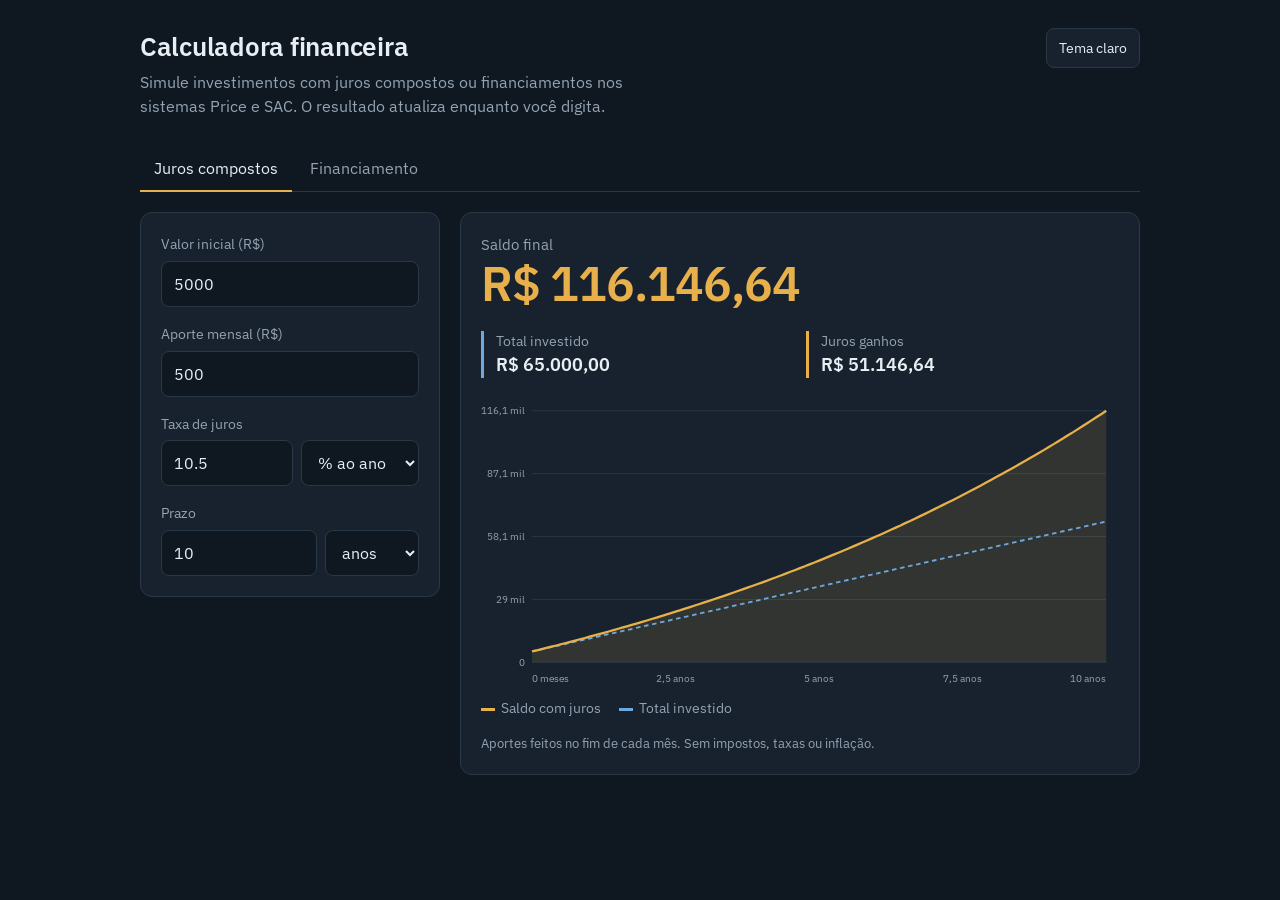
<file: projetos/calculadora-financeira/calculadora-juros-compostos.html>
<!doctype html>
<html lang="pt-BR" data-theme="dark">
<head>
<meta charset="utf-8">
<meta name="viewport" content="width=device-width, initial-scale=1, viewport-fit=cover">
<title>Calculadora financeira</title>
<link rel="preconnect" href="https://fonts.googleapis.com">
<link rel="preconnect" href="https://fonts.gstatic.com" crossorigin>
<link href="https://fonts.googleapis.com/css2?family=IBM+Plex+Sans:wght@400;500;600&display=swap" rel="stylesheet">
<style>
:root{--bg:#0f1720;--card:#17222e;--line:#2a3846;--tx:#e8eef4;--mut:#93a3b3;--bal:#e8b04a;--inv:#6fa8dc;--field:#0f1720;color-scheme:dark;box-sizing:border-box;padding-top:env(safe-area-inset-top,0px);padding-bottom:env(safe-area-inset-bottom,0px)}
:root[data-theme="light"]{--bg:#eef2f6;--card:#ffffff;--line:#d3dce5;--tx:#13202d;--mut:#586878;--bal:#b9770e;--inv:#2f6fb0;--field:#f6f9fc;color-scheme:light}
*{box-sizing:border-box}
html{scroll-padding-top:env(safe-area-inset-top,0px)}
body{margin:0;background:var(--bg);color:var(--tx);font:400 16px/1.5 "IBM Plex Sans",system-ui,-apple-system,"Segoe UI",sans-serif;font-variant-numeric:tabular-nums}
.wrap{max-width:1040px;margin:0 auto;padding:28px 20px 48px}
header{display:flex;justify-content:space-between;align-items:flex-start;gap:16px;margin-bottom:28px}
h1{margin:0 0 4px;font-size:1.6rem;font-weight:600;letter-spacing:-.01em}
header p{margin:0;color:var(--mut);max-width:52ch}
button.theme{background:var(--card);color:var(--tx);border:1px solid var(--line);border-radius:8px;padding:8px 12px;font:inherit;font-size:.9rem;cursor:pointer;white-space:nowrap}
button.theme:hover{border-color:var(--mut)}
:focus-visible{outline:2px solid var(--bal);outline-offset:2px}
[hidden]{display:none!important}
.tabs{display:flex;gap:4px;margin-bottom:20px;border-bottom:1px solid var(--line)}
.tabs button{background:none;border:0;border-bottom:2px solid transparent;color:var(--mut);padding:10px 14px;margin-bottom:-1px;font:inherit;cursor:pointer}
.tabs button[aria-selected="true"]{color:var(--tx);border-bottom-color:var(--bal)}
.grid{display:grid;grid-template-columns:300px 1fr;gap:20px;align-items:start}
.panel{background:var(--card);border:1px solid var(--line);border-radius:12px;padding:20px}
.fields{display:grid;gap:16px}
label{display:block;font-size:.9rem;color:var(--mut);margin-bottom:6px}
.row{display:flex;gap:8px}
input,select{width:100%;background:var(--field);color:var(--tx);border:1px solid var(--line);border-radius:8px;padding:10px 12px;font:inherit}
select{width:auto;flex:0 0 auto}
input:hover,select:hover{border-color:var(--mut)}
.big{margin:0 0 20px}
.big span{display:block;color:var(--mut);font-size:.95rem}
.big strong{display:block;font-size:clamp(2rem,6vw,3rem);font-weight:600;letter-spacing:-.02em;color:var(--bal);line-height:1.15}
.stats{display:grid;grid-template-columns:1fr 1fr;gap:12px;margin-bottom:20px}
.stat{border-left:3px solid var(--line);padding-left:12px}
.stat.i{border-color:var(--inv)}.stat.j{border-color:var(--bal)}
.stat span{display:block;color:var(--mut);font-size:.85rem}
.stat b{font-weight:600;font-size:1.1rem}
.chart{position:relative}
svg{display:block;width:100%;height:auto;touch-action:pan-y}
.ax{stroke:var(--line);stroke-width:1}
.tk{fill:var(--mut);font-size:11px}
.lb{fill:none;stroke:var(--bal);stroke-width:2.5}
.li{fill:none;stroke:var(--inv);stroke-width:2;stroke-dasharray:5 4}
.ar{fill:var(--bal);opacity:.12}
.legend{display:flex;gap:18px;font-size:.85rem;color:var(--mut);margin-top:8px}
.legend i{display:inline-block;width:14px;height:3px;margin-right:6px;vertical-align:middle;background:var(--bal)}
.legend i.d{background:var(--inv)}
.tip{position:absolute;top:8px;pointer-events:none;background:var(--card);border:1px solid var(--line);border-radius:8px;padding:8px 10px;font-size:.82rem;line-height:1.45;min-width:170px;display:none}
.tip b{display:block;margin-bottom:2px}
.note{margin:16px 0 0;color:var(--mut);font-size:.82rem}
@media (max-width:820px){.grid{grid-template-columns:1fr}.wrap{padding:20px 16px 40px}}
</style>
</head>
<body>
<div class="wrap">
  <header>
    <div>
      <h1>Calculadora financeira</h1>
      <p>Simule investimentos com juros compostos ou financiamentos nos sistemas Price e SAC. O resultado atualiza enquanto você digita.</p>
    </div>
    <button class="theme" id="theme" type="button">Tema claro</button>
  </header>

  <div class="tabs" role="tablist"><button type="button" role="tab" id="t-juros" aria-selected="true">Juros compostos</button><button type="button" role="tab" id="t-fin" aria-selected="false">Financiamento</button></div>
  <div class="grid">
    <section class="panel" aria-label="Parâmetros">
      <div class="fields" id="f-juros">
        <div><label for="v0">Valor inicial (R$)</label><input id="v0" type="number" inputmode="decimal" min="0" step="100" value="5000"></div>
        <div><label for="ap">Aporte mensal (R$)</label><input id="ap" type="number" inputmode="decimal" min="0" step="50" value="500"></div>
        <div><label for="tx">Taxa de juros</label>
          <div class="row"><input id="tx" type="number" inputmode="decimal" min="0" step="0.1" value="10.5">
          <select id="txu" aria-label="Período da taxa"><option value="a">% ao ano</option><option value="m">% ao mês</option></select></div></div>
        <div><label for="n">Prazo</label>
          <div class="row"><input id="n" type="number" inputmode="numeric" min="1" step="1" value="10">
          <select id="nu" aria-label="Unidade do prazo"><option value="a">anos</option><option value="m">meses</option></select></div></div>
      </div>
      <div class="fields" id="f-fin" hidden>
        <div><label for="fv">Valor financiado (R$)</label><input id="fv" type="number" inputmode="decimal" min="0" step="1000" value="250000"></div>
        <div><label for="ftx">Taxa de juros</label>
          <div class="row"><input id="ftx" type="number" inputmode="decimal" min="0" step="0.1" value="11">
          <select id="ftxu" aria-label="Período da taxa"><option value="a">% ao ano</option><option value="m">% ao mês</option></select></div></div>
        <div><label for="fn">Prazo</label>
          <div class="row"><input id="fn" type="number" inputmode="numeric" min="1" step="1" value="30">
          <select id="fnu" aria-label="Unidade do prazo"><option value="a">anos</option><option value="m">meses</option></select></div></div>
        <div><label for="fs">Sistema de amortização</label>
          <select id="fs" style="width:100%"><option value="price">Price (parcelas fixas)</option><option value="sac">SAC (parcelas decrescentes)</option></select></div>
      </div>
    </section>

    <section class="panel" aria-live="polite">
      <p class="big"><span id="l1">Saldo final</span><strong id="fin">R$ 0,00</strong></p>
      <div class="stats">
        <div class="stat i"><span id="l2">Total investido</span><b id="inv">R$ 0,00</b></div>
        <div class="stat j"><span id="l3">Juros ganhos</span><b id="jur">R$ 0,00</b></div>
        <div class="stat" id="s3" hidden><span>Última parcela</span><b id="v3">R$ 0,00</b></div>
      </div>
      <div class="chart" id="chart">
        <svg id="svg" viewBox="0 0 700 320" role="img" aria-label="Evolução do saldo e do total investido ao longo do tempo"></svg>
        <div class="tip" id="tip"></div>
      </div>
      <div class="legend"><span><i></i><span id="lg1">Saldo com juros</span></span><span><i class="d"></i><span id="lg2">Total investido</span></span></div>
      <p class="note" id="note"></p>
    </section>
  </div>
</div>

<script>
(function(){
  var $ = function(id){return document.getElementById(id)};
  var brl = new Intl.NumberFormat('pt-BR',{style:'currency',currency:'BRL'});
  var cmp = new Intl.NumberFormat('pt-BR',{notation:'compact',maximumFractionDigits:1});
  var W=700,H=320,L=56,R=14,T=14,B=30, pts=[], months=0, maxVal=0, mode='juros';

  function setText(id,t){$(id).textContent=t}

  function labels(){
    var j=mode==='juros', sac=$('fs').value==='sac';
    setText('l1',j?'Saldo final':sac?'Primeira parcela':'Parcela mensal');
    setText('l2',j?'Total investido':'Total pago');
    setText('l3',j?'Juros ganhos':'Juros pagos');
    setText('lg1',j?'Saldo com juros':'Total pago até o mês');
    setText('lg2',j?'Total investido':'Saldo devedor');
    setText('note',j?'Aportes feitos no fim de cada mês. Sem impostos, taxas ou inflação.':'Parcelas mensais, sem seguros, tarifas ou correção monetária. Price: parcelas fixas. SAC: amortização constante, parcelas decrescentes.');
    $('f-juros').hidden=!j; $('f-fin').hidden=j; $('s3').hidden=j;
    $('t-juros').setAttribute('aria-selected',j);
    $('t-fin').setAttribute('aria-selected',!j);
  }

  function calcJuros(){
    var v0=Math.max(0,+$('v0').value||0), ap=Math.max(0,+$('ap').value||0),
        tx=Math.max(0,+$('tx').value||0)/100, n=Math.max(0,+$('n').value||0);
    months=Math.min(Math.round($('nu').value==='a'?n*12:n),1200);
    var i=$('txu').value==='a'?Math.pow(1+tx,1/12)-1:tx;
    var bal=v0, inv=v0; pts=[{m:0,a:bal,b:inv}];
    for(var m=1;m<=months;m++){bal=bal*(1+i)+ap;inv+=ap;pts.push({m:m,a:bal,b:inv});}
    var last=pts[pts.length-1]; maxVal=last.a;
    setText('fin',brl.format(last.a));
    setText('inv',brl.format(last.b));
    setText('jur',brl.format(last.a-last.b));
  }

  function calcFin(){
    var pv=Math.max(0,+$('fv').value||0), tx=Math.max(0,+$('ftx').value||0)/100, n=Math.max(0,+$('fn').value||0);
    months=Math.min(Math.round($('fnu').value==='a'?n*12:n),600);
    var i=$('ftxu').value==='a'?Math.pow(1+tx,1/12)-1:tx, sac=$('fs').value==='sac';
    var debt=pv, paid=0, first=0, lastP=0; pts=[{m:0,a:0,b:debt}];
    if(months>=1){
      var price=i>0?pv*i/(1-Math.pow(1+i,-months)):pv/months;
      for(var m=1;m<=months;m++){
        var jur=debt*i, amort=sac?pv/months:price-jur, p=amort+jur;
        debt=Math.max(0,debt-amort); paid+=p; lastP=p; if(m===1) first=p;
        pts.push({m:m,a:paid,b:debt});
      }
    }
    maxVal=Math.max(paid,pv);
    setText('fin',brl.format(first));
    setText('inv',brl.format(paid));
    setText('jur',brl.format(paid-pv));
    setText('v3',brl.format(lastP));
  }

  function calc(){ if(mode==='juros') calcJuros(); else calcFin(); draw(); }

  function tipRows(p){
    return mode==='juros'
      ?'Saldo: '+brl.format(p.a)+'<br>Investido: '+brl.format(p.b)+'<br>Juros: '+brl.format(p.a-p.b)
      :'Total pago: '+brl.format(p.a)+'<br>Saldo devedor: '+brl.format(p.b);
  }

  function label(m){
    if(m<24) return m+(m===1?' mês':' meses');
    var y=Math.round(m/12*10)/10; return String(y).replace('.',',')+' anos';
  }

  function draw(){
    var svg=$('svg'); $('tip').style.display='none';
    if(months<1){svg.innerHTML='';return;}
    var max=maxVal||1, pw=W-L-R, ph=H-T-B;
    var x=function(m){return L+m/months*pw}, y=function(v){return T+(1-v/max)*ph};
    var g='';
    for(var k=0;k<=4;k++){
      var v=max*k/4, yy=y(v);
      g+='<line class="ax" x1="'+L+'" x2="'+(W-R)+'" y1="'+yy+'" y2="'+yy+'"/>';
      g+='<text class="tk" x="'+(L-8)+'" y="'+(yy+4)+'" text-anchor="end">'+cmp.format(v)+'</text>';
    }
    for(var j=0;j<=4;j++){
      var m=Math.round(months*j/4);
      g+='<text class="tk" x="'+x(m)+'" y="'+(H-8)+'" text-anchor="'+(j===0?'start':j===4?'end':'middle')+'">'+label(m)+'</text>';
    }
    var lb='',li='';
    pts.forEach(function(p,idx){
      lb+=(idx?'L':'M')+x(p.m).toFixed(1)+' '+y(p.a).toFixed(1);
      li+=(idx?'L':'M')+x(p.m).toFixed(1)+' '+y(p.b).toFixed(1);
    });
    g+='<path class="ar" d="'+lb+' L'+x(months)+' '+y(0)+' L'+x(0)+' '+y(0)+'Z"/>';
    g+='<path class="li" d="'+li+'"/><path class="lb" d="'+lb+'"/>';
    g+='<g id="hov" style="display:none"><line id="hl" class="ax" y1="'+T+'" y2="'+(T+ph)+'"/><circle id="hc" r="4.5" fill="var(--bal)"/></g>';
    svg.innerHTML=g;
  }

  function hover(e){
    if(months<1) return;
    var svg=$('svg'), r=svg.getBoundingClientRect();
    var px=(e.clientX-r.left)/r.width*W;
    var m=Math.max(0,Math.min(months,Math.round((px-L)/(W-L-R)*months)));
    var p=pts[m], max=maxVal||1;
    var cx=L+m/months*(W-L-R), cy=T+(1-p.a/max)*(H-T-B);
    var hov=$('hov'); hov.style.display='';
    $('hl').setAttribute('x1',cx); $('hl').setAttribute('x2',cx);
    $('hc').setAttribute('cx',cx); $('hc').setAttribute('cy',cy);
    var tip=$('tip'); tip.style.display='block';
    tip.innerHTML='<b>'+label(m)+'</b>'+tipRows(p);
    var w=$('chart').clientWidth, tw=tip.offsetWidth, left=cx/W*w+12;
    if(left+tw>w) left=cx/W*w-tw-12;
    tip.style.left=Math.max(0,left)+'px';
  }
  function leave(){var h=$('hov'),t=$('tip'); if(h)h.style.display='none'; t.style.display='none';}

  var svg=$('svg');
  svg.addEventListener('pointermove',hover);
  svg.addEventListener('pointerdown',hover);
  svg.addEventListener('pointerleave',leave);
  ['v0','ap','tx','n','fv','ftx','fn'].forEach(function(id){$(id).addEventListener('input',calc)});
  ['txu','nu','ftxu','fnu'].forEach(function(id){$(id).addEventListener('change',calc)});
  $('fs').addEventListener('change',function(){labels();calc();});
  ['t-juros','t-fin'].forEach(function(id){
    $(id).addEventListener('click',function(){mode=id==='t-fin'?'fin':'juros';labels();calc();});
  });

  function setTheme(t){
    document.documentElement.setAttribute('data-theme',t);
    $('theme').textContent=t==='dark'?'Tema claro':'Tema escuro';
  }
  $('theme').addEventListener('click',function(){
    var t=document.documentElement.getAttribute('data-theme')==='dark'?'light':'dark';
    setTheme(t);
    try{localStorage.setItem('theme',t)}catch(e){}
  });
  try{var s=localStorage.getItem('theme'); if(s==='light'||s==='dark') setTheme(s);}catch(e){}

  labels(); calc();
})();
</script>
</body>
</html>
</file>
<file: projetos/portfolio.css>
/* Estilo compartilhado: mesmo visual do index.html do portfólio.
   Uso nas páginas de projeto: <link rel="stylesheet" href="../portfolio.css"> */
:root {
  --bg: #0f1014; --surface: #16171d; --line: #262833; --text: #ececf1; --muted: #9a9cab;
  --accent: #9d8cff; --on-accent: #12101f;
  --sec: #6fa8dc; --warm: #ff8a5b; --ok: #4fd1a1; --pivot: #f2c94c; --bar: #3a3d4f;
  --head: "Bricolage Grotesque", "Segoe UI", system-ui, sans-serif;
  --body: "DM Sans", "Segoe UI", system-ui, sans-serif;
  color-scheme: dark;
  box-sizing: border-box;
  padding-top: env(safe-area-inset-top, 0px);
  padding-bottom: env(safe-area-inset-bottom, 0px);
}
:root[data-theme="light"] {
  --bg: #fafaf9; --surface: #ffffff; --line: #e4e4e7; --text: #17171c; --muted: #62646f;
  --accent: #5b46e0; --on-accent: #ffffff;
  --sec: #2f6fb0; --warm: #e8590c; --ok: #12915f; --pivot: #b07d00; --bar: #c9ccd8;
  color-scheme: light;
}
*, *::before, *::after { box-sizing: border-box; }
html { scroll-behavior: smooth; scroll-padding-top: calc(80px + env(safe-area-inset-top, 0px)); }
body { margin: 0; background: var(--bg); color: var(--text); font: 400 17px/1.65 var(--body); -webkit-font-smoothing: antialiased; }
a { color: inherit; }
:focus-visible { outline: 2px solid var(--accent); outline-offset: 3px; border-radius: 4px; }
.wrap { max-width: 1080px; margin: 0 auto; padding: 0 24px; }

/* Header (igual ao do portfólio) */
body::before { content: ""; position: fixed; inset: 0 0 auto; height: env(safe-area-inset-top, 0px); z-index: 11; background: var(--bg); }
.site-header {
  position: sticky; top: env(safe-area-inset-top, 0px); z-index: 10;
  background: color-mix(in srgb, var(--bg) 82%, transparent);
  -webkit-backdrop-filter: blur(10px); backdrop-filter: blur(10px);
  border-bottom: 1px solid var(--line);
}
.site-header .wrap { display: flex; align-items: center; justify-content: space-between; height: 64px; }
.site-header .logo { font: 700 18px var(--head); text-decoration: none; }
.site-header nav { display: flex; align-items: center; gap: 28px; }
.site-header nav a { text-decoration: none; color: var(--muted); font-size: 15px; transition: color .2s; }
.site-header nav a:hover { color: var(--text); }
#theme {
  background: none; border: 1px solid var(--line); color: var(--text);
  width: 38px; height: 38px; padding: 0; border-radius: 10px; cursor: pointer; display: grid; place-items: center;
}
#theme:hover { border-color: var(--accent); }
#theme svg { width: 18px; height: 18px; }
[data-theme="dark"] .i-sun, [data-theme="light"] .i-moon { display: none; }

/* Título de página, botões e rodapé */
.page-title { padding: 56px 0 8px; }
.page-title h1 { margin: 0; font: 700 clamp(36px, 6vw, 64px)/1 var(--head); letter-spacing: -.03em; }
.page-title p { margin: 16px 0 0; color: var(--muted); max-width: 56ch; font-size: 18px; }
.btn {
  display: inline-block; padding: 10px 18px; border-radius: 10px; border: 1px solid var(--line);
  background: none; color: var(--text); font: 500 16px var(--body); text-decoration: none; cursor: pointer;
  transition: border-color .2s, transform .2s;
}
.btn:hover { border-color: var(--accent); }
.btn.primary { background: var(--accent); border-color: var(--accent); color: var(--on-accent); }
.btn.primary:hover { transform: translateY(-1px); }
.site-footer { border-top: 1px solid var(--line); padding: 32px 0; color: var(--muted); font-size: 14px; margin-top: 48px; }
.site-footer .wrap { display: flex; justify-content: space-between; gap: 16px; flex-wrap: wrap; }

@media (max-width: 760px) {
  body { font-size: 16px; }
  .site-header nav { gap: 16px; }
  .page-title { padding-top: 36px; }
}
@media (prefers-reduced-motion: reduce) {
  html { scroll-behavior: auto; }
  * { transition: none !important; }
}
</file>
